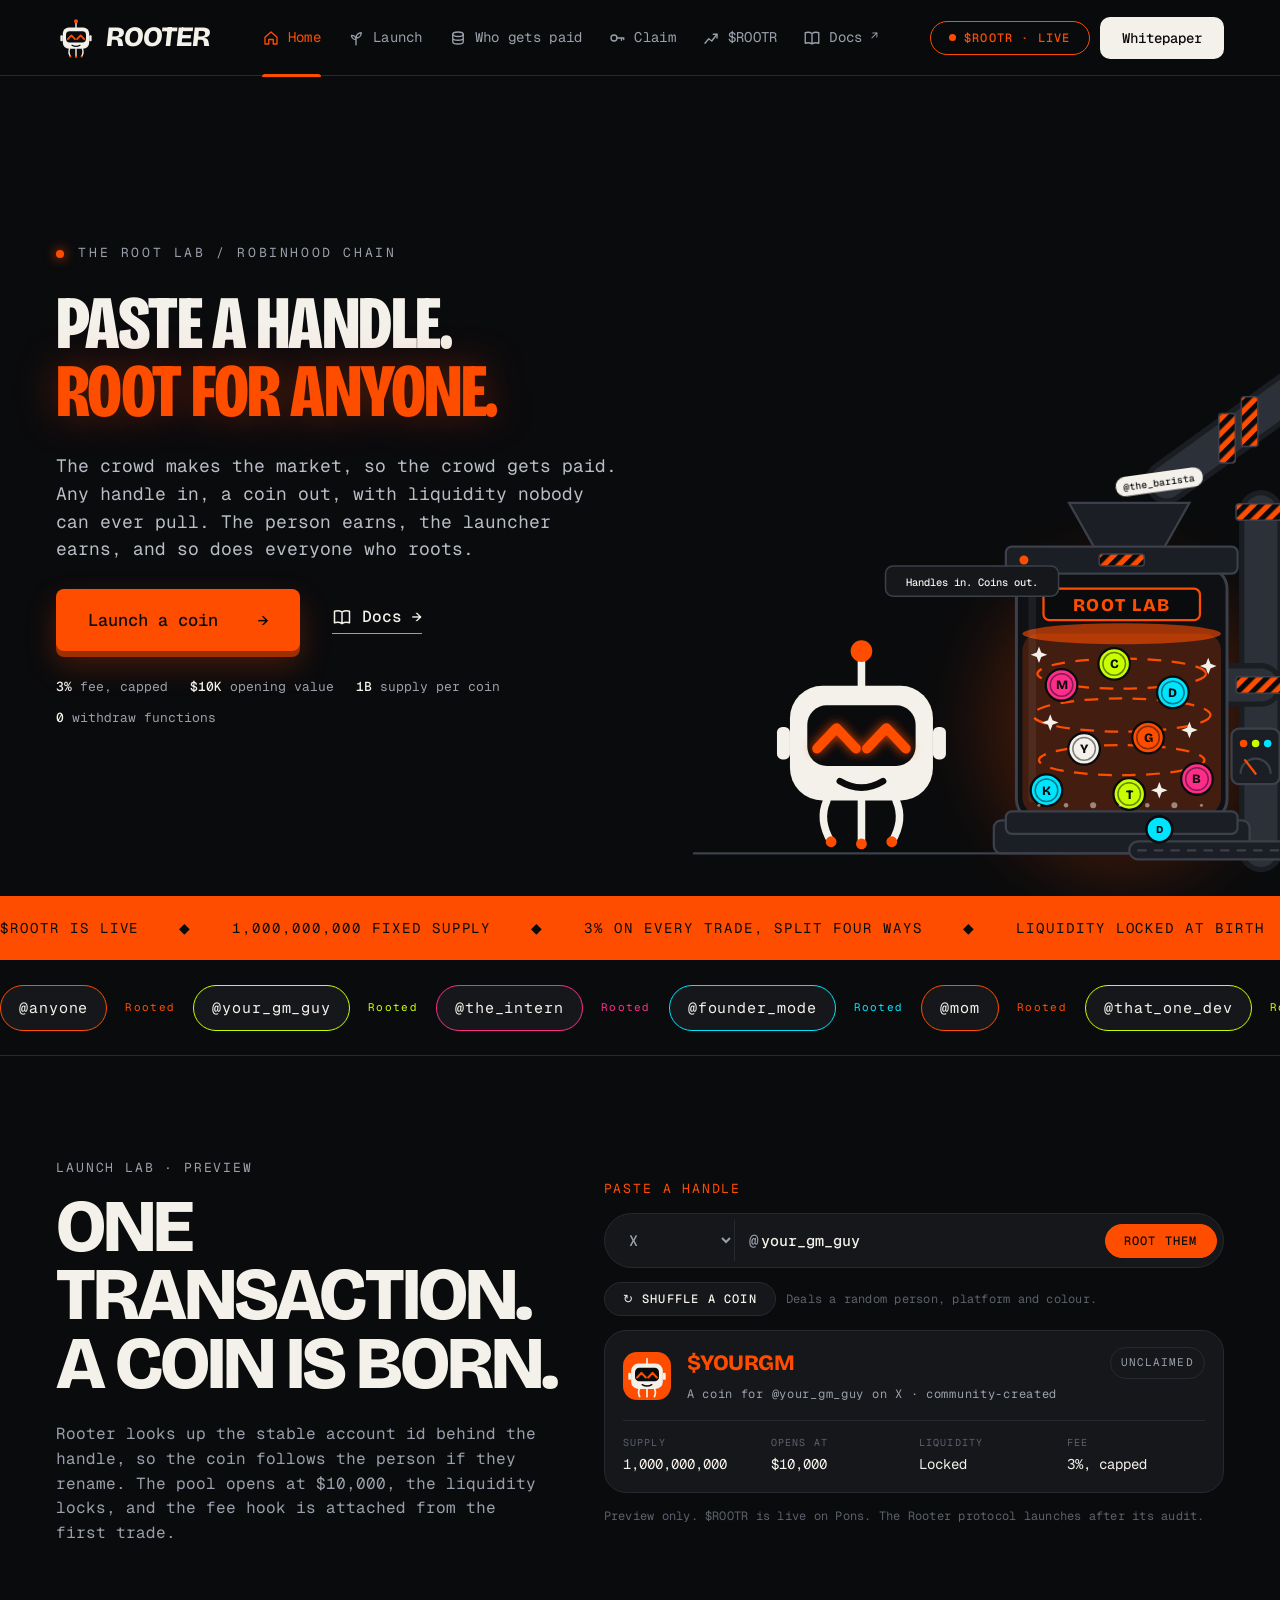
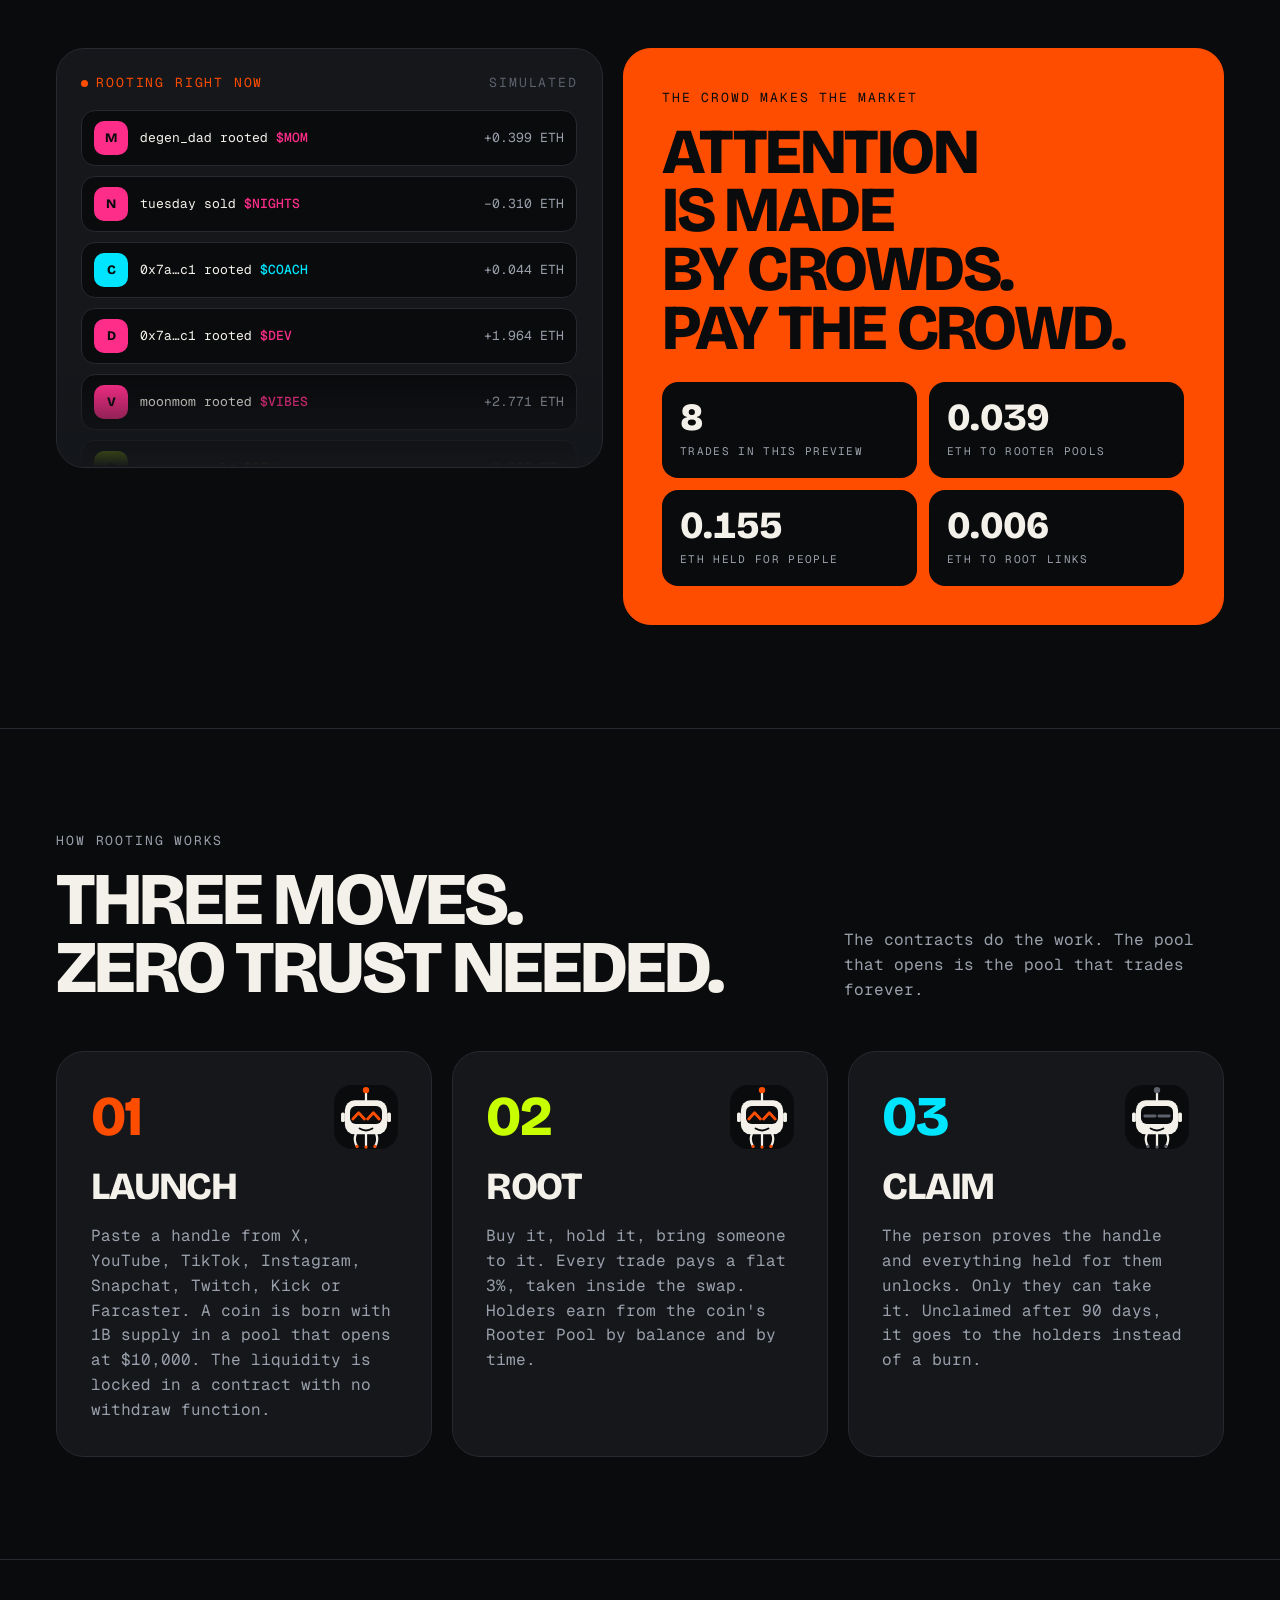
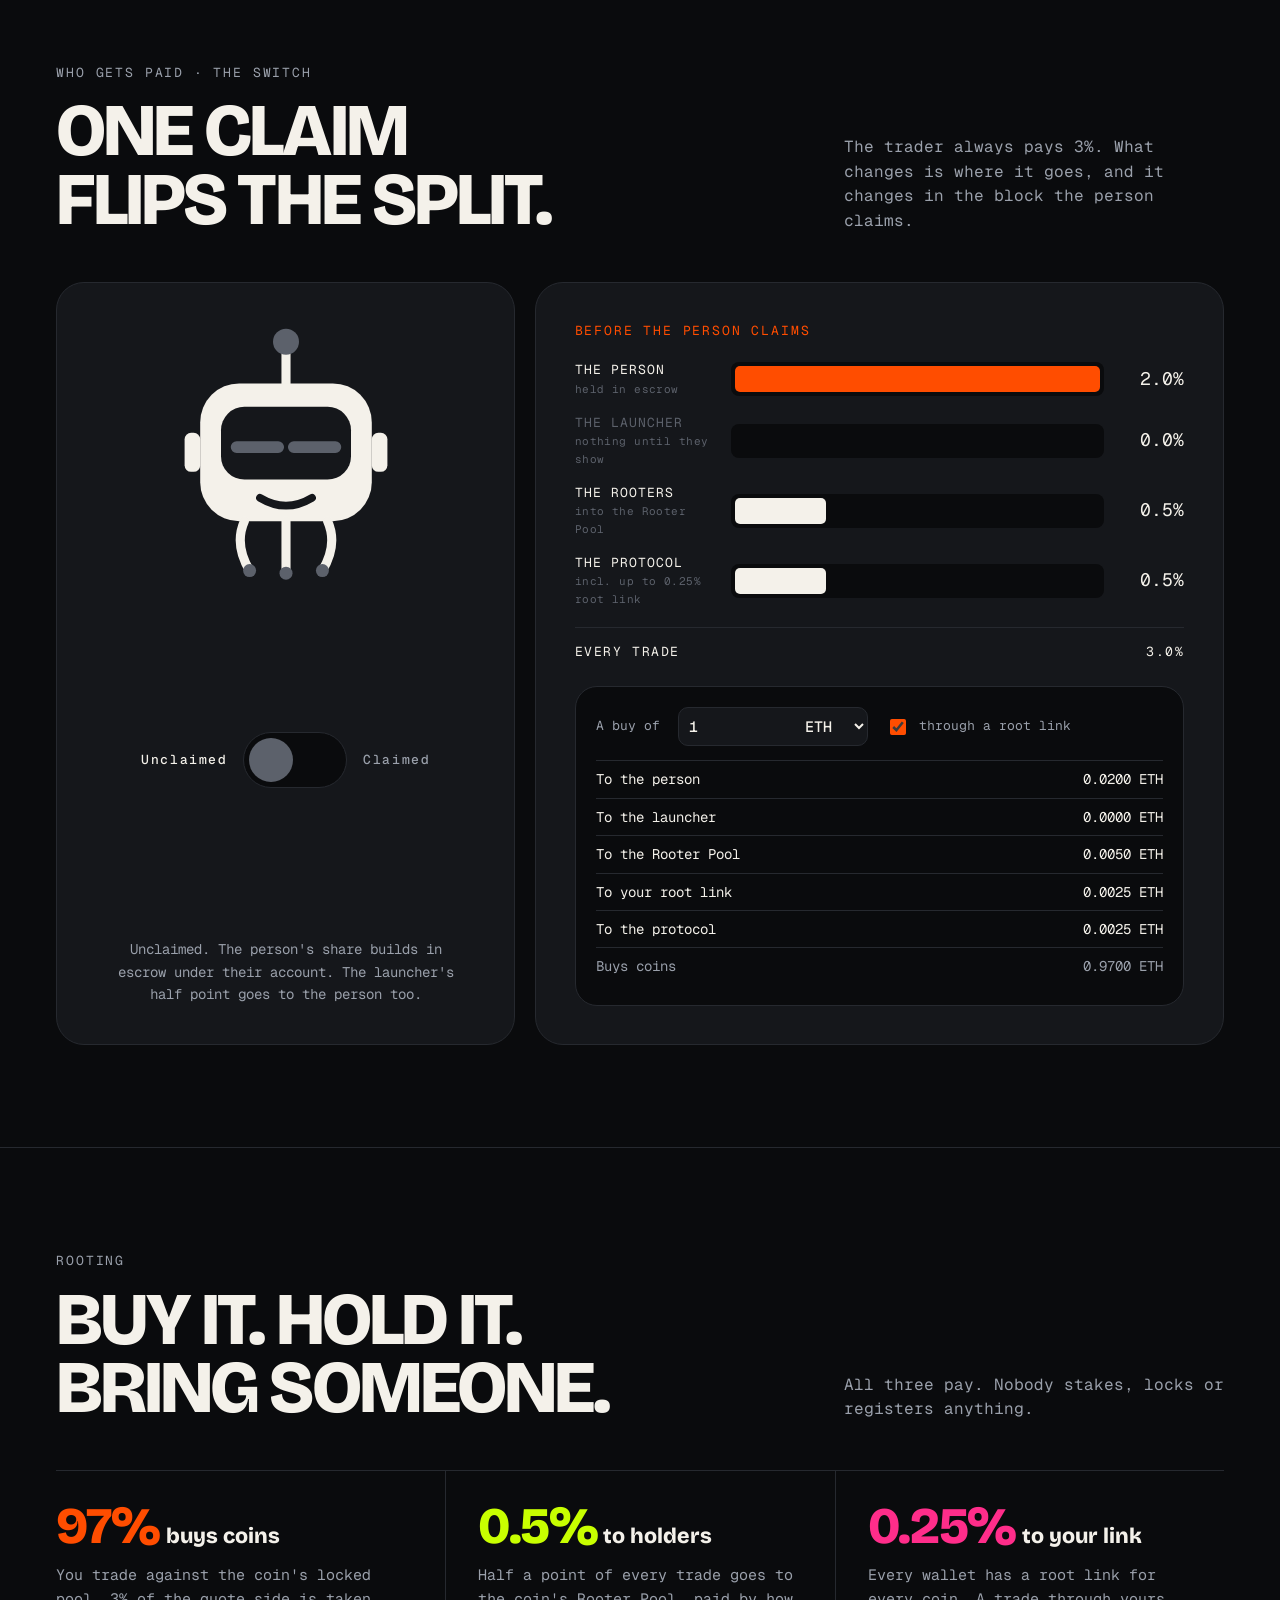
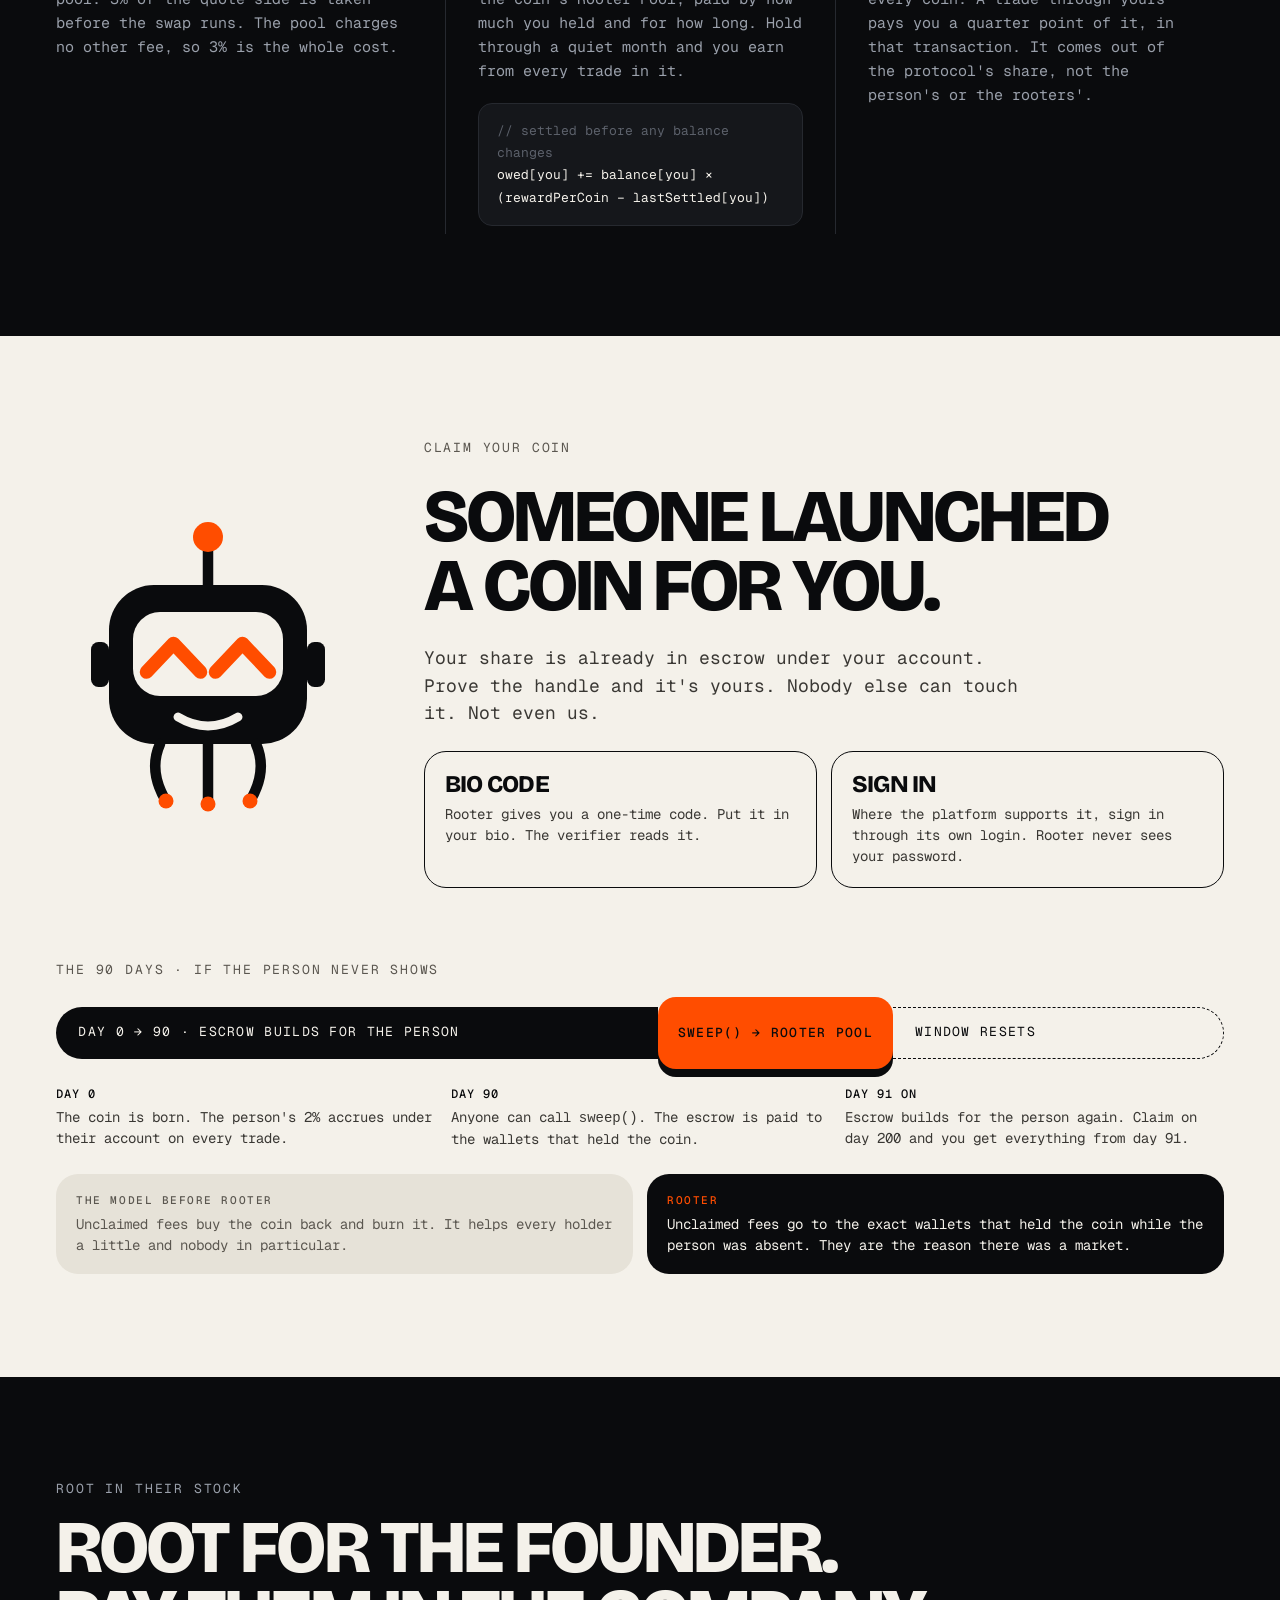
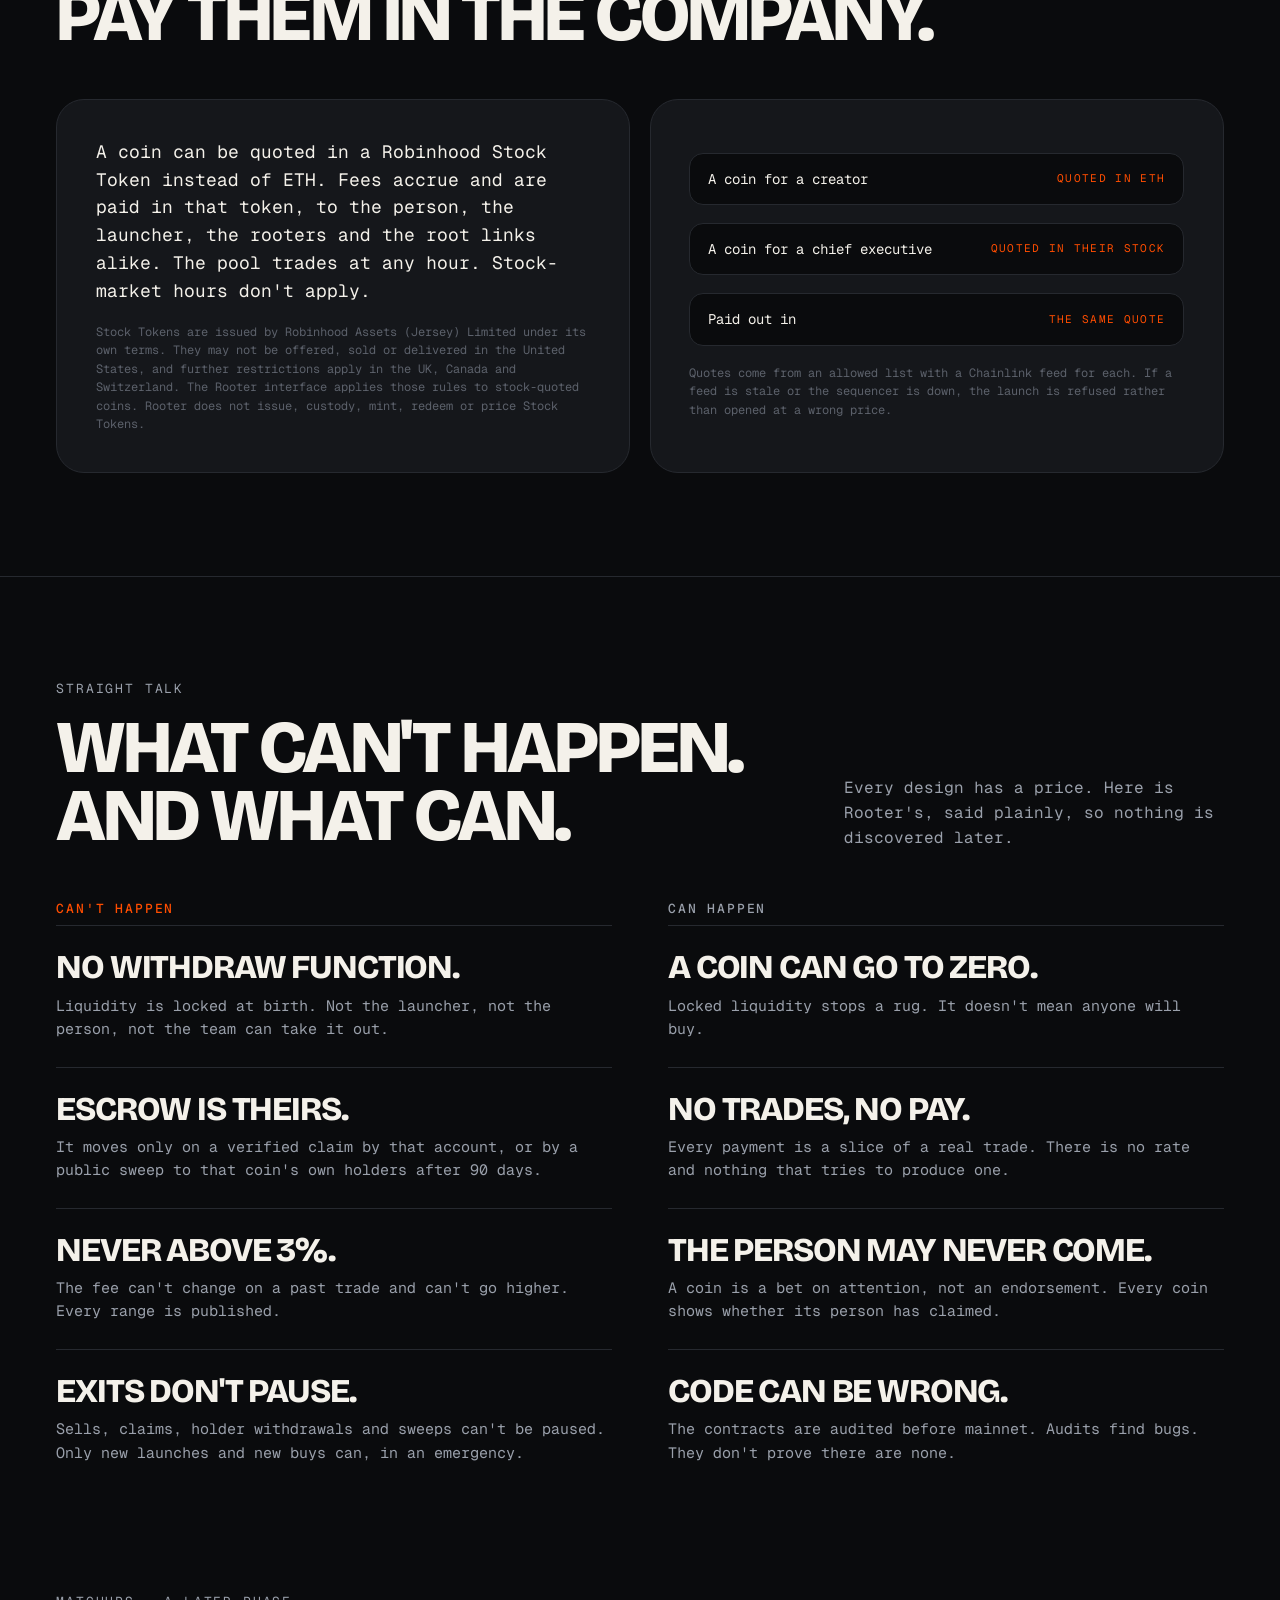
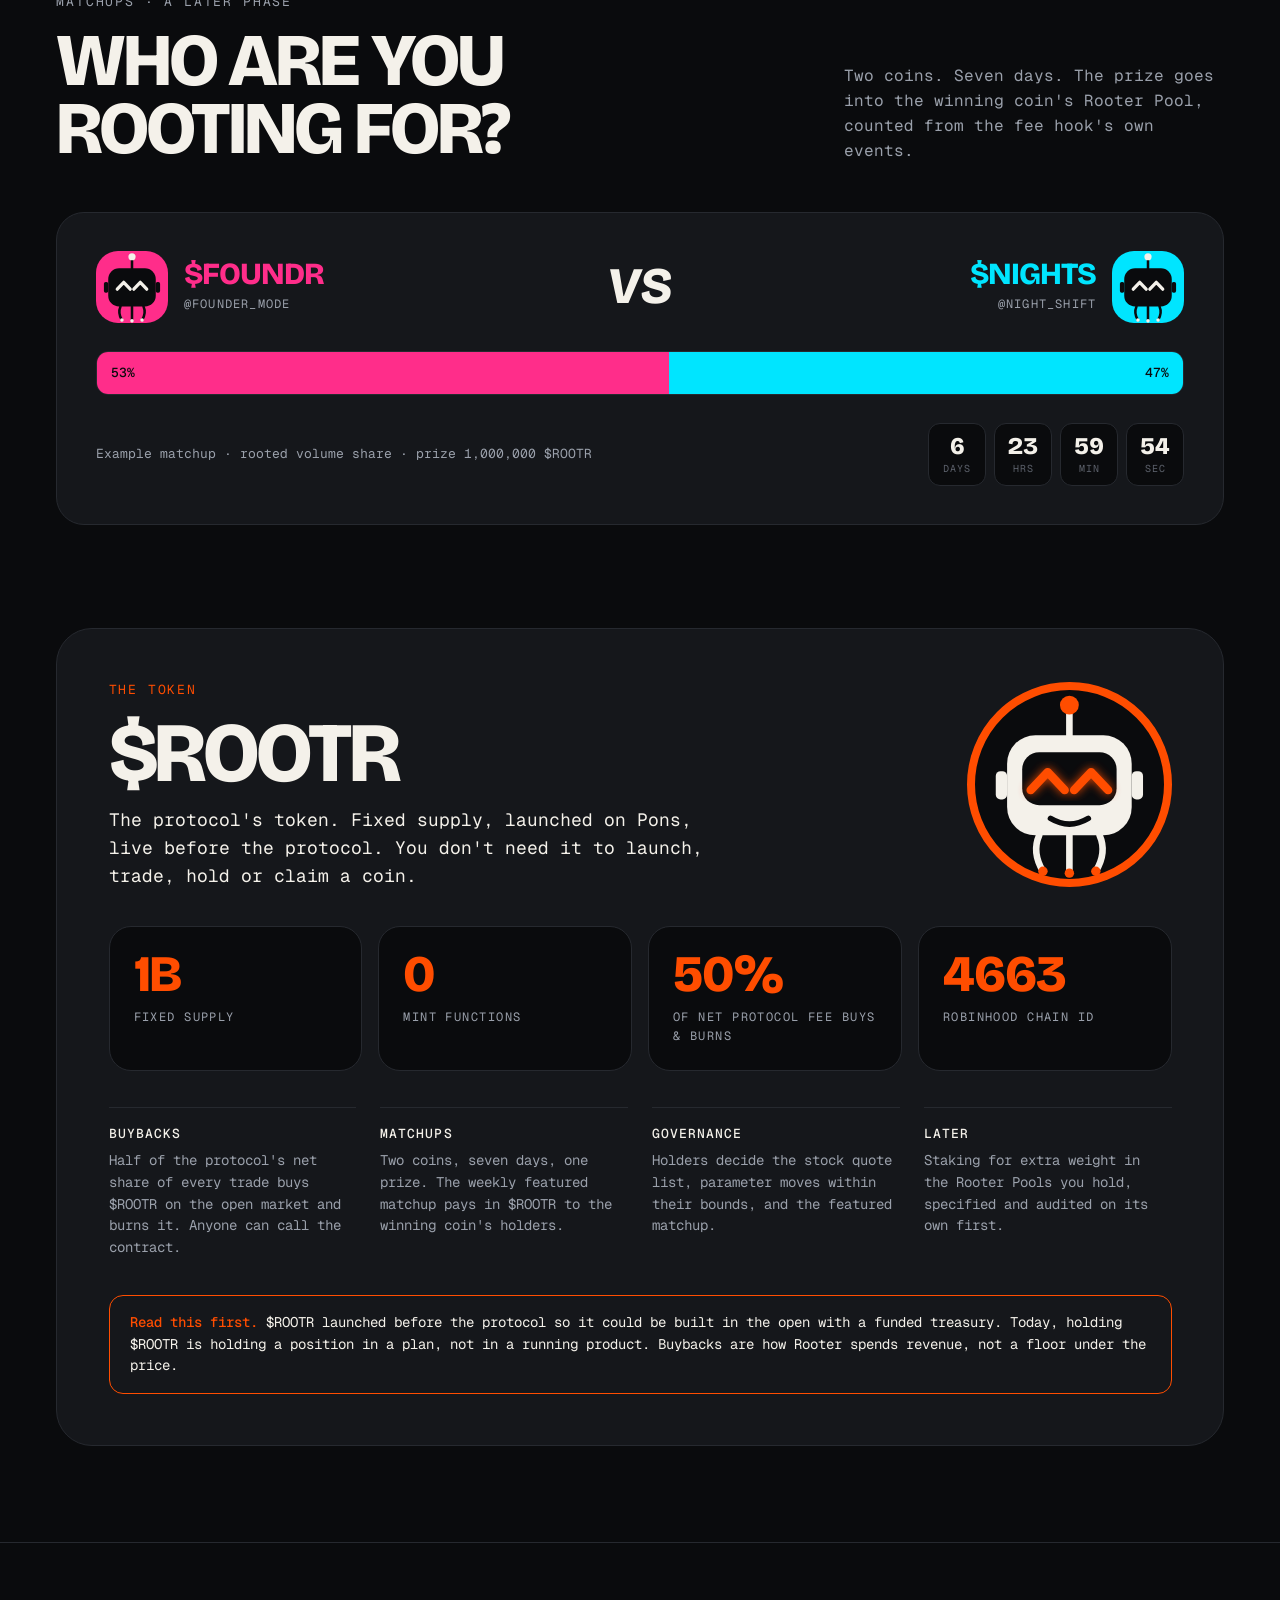
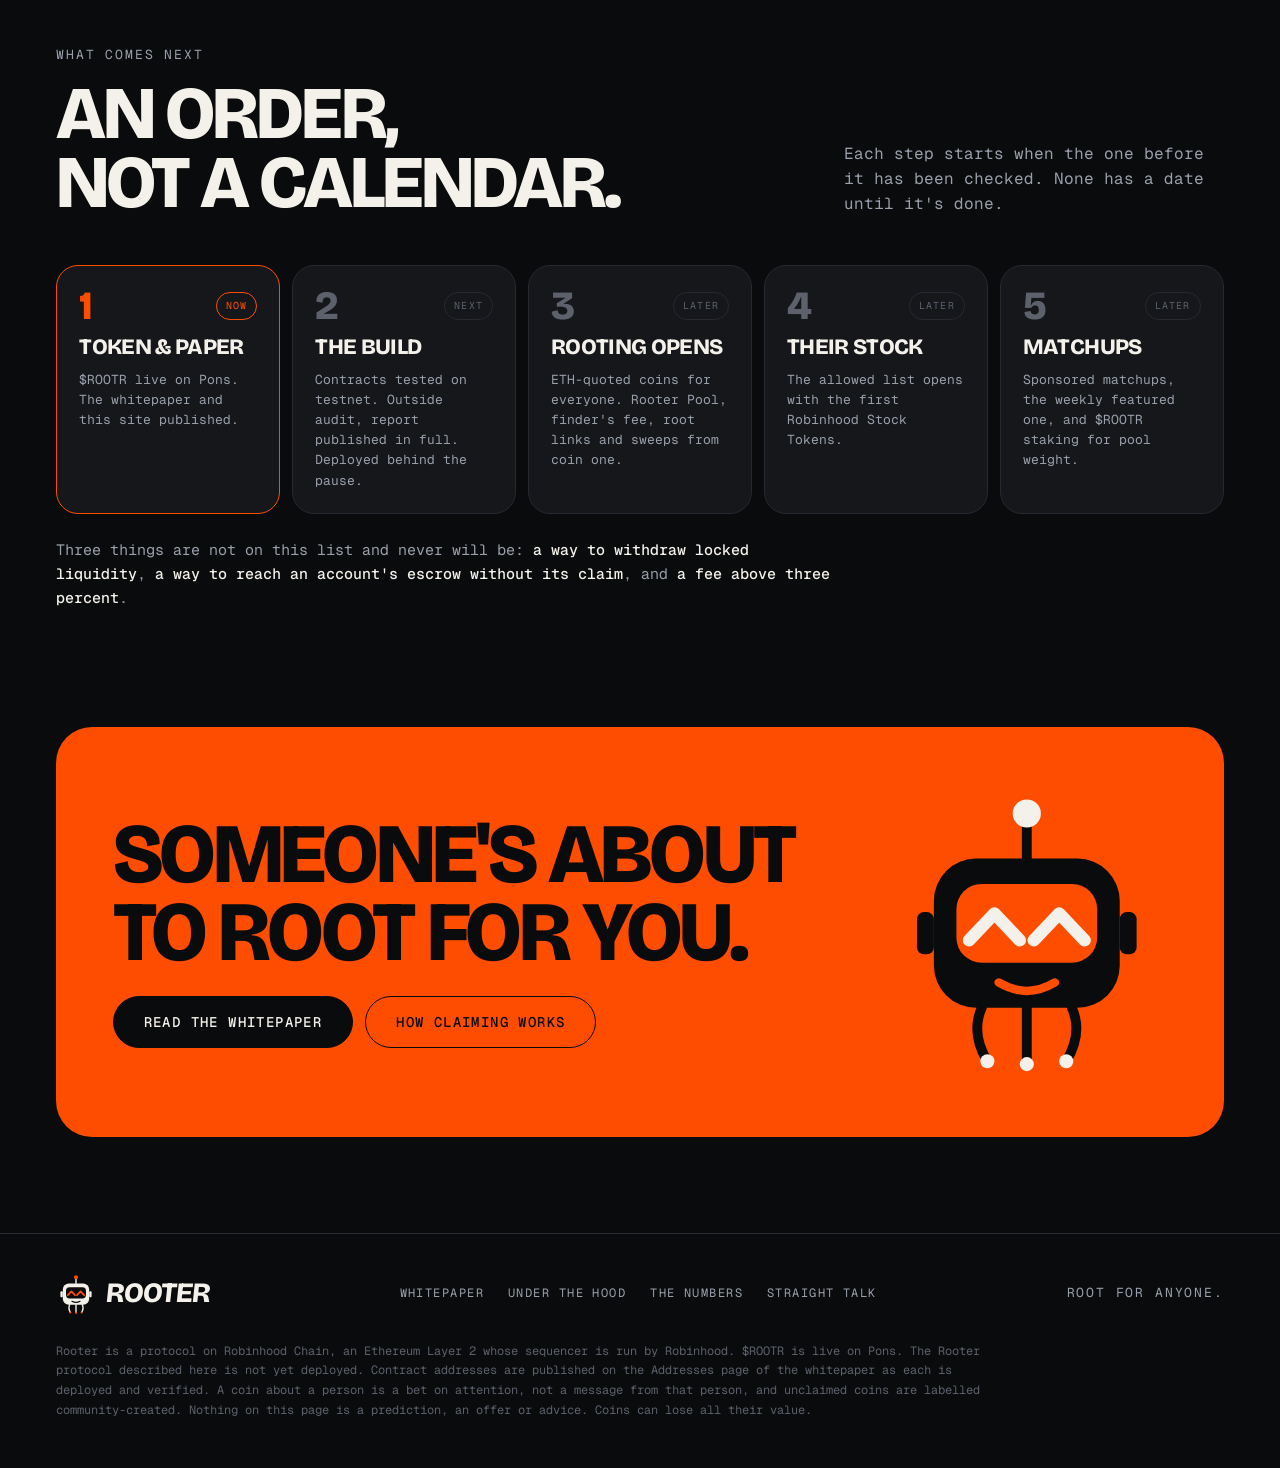
<file: site/index.html>
<!doctype html>
<html lang="en">
<head>
<meta charset="utf-8">
<meta name="viewport" content="width=device-width, initial-scale=1, viewport-fit=cover">
<title>Rooter</title>
<meta name="description" content="Launch a coin for anyone. Root for them. The person gets paid, the launcher gets paid when they show up, and the rooters get paid too. On Robinhood Chain.">
<meta name="theme-color" content="#0A0B0D">
<meta property="og:title" content="Rooter · Root for anyone.">
<meta property="og:description" content="Launch a coin for anyone. Every rooter feeds the next rooter.">
<meta property="og:image" content="assets/og.png">
<meta name="twitter:card" content="summary_large_image">
<link rel="icon" href="assets/logo/favicon.svg" type="image/svg+xml">
<link rel="apple-touch-icon" href="assets/logo/app-icon-rally.png">
<link rel="preconnect" href="https://fonts.googleapis.com">
<link rel="preconnect" href="https://fonts.gstatic.com" crossorigin>
<link rel="stylesheet" href="https://fonts.googleapis.com/css2?family=Bricolage+Grotesque:opsz,wdth,wght@12..96,75..100,700..800&family=Geist+Mono:wght@400;500&display=swap">
<style>
/* Layout: one dark stage with a dotted grid, broken by two loud bands (rally, bone).
   The claim switch is the page's one moving idea; everything else stays still. */
:root{
  --void:#0A0B0D; --panel:#15171B; --line:#26292F; --dot:#2A2D33;
  --bone:#F4F1EA; --mute:#9AA0AB; --dim:#5C616B;
  /* The accent. Change these four together; everything on the page follows. */
  --rally:#FF4D00; --rally-rgb:255 77 0; --rally-deep:#9E2F00; --rally-ink:#0A0B0D;
  /* The crowd: coins and people get one of these three. Never the brand itself. */
  --crowd-a:#C8FF00; --crowd-b:#FF2D8A; --crowd-c:#00E5FF;
  --display:'Bricolage Grotesque', Impact, 'Arial Black', sans-serif;
  --mono:'Geist Mono', ui-monospace, 'SFMono-Regular', Menlo, monospace;
  --gutter:clamp(16px, 4.4vw, 64px);
  --r-lg:28px; --r-md:22px; --r-sm:14px;
  color-scheme:dark;
}
*{box-sizing:border-box}
html{scroll-behavior:smooth;background:var(--void)}
body{margin:0;background:var(--void);color:var(--bone);font:400 16px/1.6 var(--mono);-webkit-font-smoothing:antialiased;overflow-x:hidden}
a{color:inherit}
img,svg{max-width:100%}
::selection{background:var(--rally);color:var(--rally-ink)}
:focus-visible{outline:2px solid var(--rally);outline-offset:3px;border-radius:6px}

.wrap{padding-inline:var(--gutter)}
.dots{background-image:radial-gradient(var(--dot) 1.4px, transparent 1.6px);background-size:24px 24px}
.eyebrow{font-size:13px;letter-spacing:.14em;text-transform:uppercase;color:var(--mute)}
.eyebrow.hot{color:var(--rally)}
.display{font-family:var(--display);font-weight:800;text-transform:uppercase;letter-spacing:-.04em;line-height:.92;margin:0;text-wrap:balance}
.h1{font-size:clamp(64px, 10.3vw, 148px)}
.h2{font-size:clamp(44px, 5.8vw, 84px)}
.h3{font-size:clamp(30px, 3vw, 44px)}
.lede{font-size:clamp(16px, 1.4vw, 20px);line-height:1.55;max-width:34em;margin:0}
.muted{color:var(--mute)}
.num{font-variant-numeric:tabular-nums}
.wordmark{font-family:var(--display);font-weight:800;text-transform:uppercase;letter-spacing:-.045em;line-height:.9;display:inline-block;transform:skewX(-6deg)}

.pill{display:inline-flex;align-items:center;gap:8px;padding:10px 18px;border-radius:999px;font:500 12px/1 var(--mono);letter-spacing:.1em;text-transform:uppercase;white-space:nowrap;text-decoration:none;border:1px solid var(--line);color:var(--bone);background:none}
.pill.hot{border-color:var(--rally);color:var(--rally)}
.pill.solid{background:var(--rally);border-color:var(--rally);color:var(--rally-ink)}
.pill.bone{background:var(--bone);border-color:var(--bone);color:var(--void)}
.pill.ink{background:var(--void);border-color:var(--void);color:var(--bone)}
.pill.big{padding:18px 30px;font-size:14px}
a.pill{transition:transform .15s ease, background-color .15s ease}
a.pill:hover{transform:translateY(-2px)}
.live-dot{width:7px;height:7px;border-radius:50%;background:currentColor;box-shadow:0 0 0 0 currentColor;animation:ping 2s infinite}
@keyframes ping{0%{box-shadow:0 0 0 0 rgb(var(--rally-rgb) / .6)}80%,100%{box-shadow:0 0 0 8px rgb(var(--rally-rgb) / 0)}}

.section{padding-block:clamp(64px, 8vw, 112px);border-top:1px solid var(--line)}
.section-head{display:flex;justify-content:space-between;align-items:flex-end;gap:24px 40px;flex-wrap:wrap;margin-bottom:clamp(28px, 4vw, 48px)}
.section-head > div{display:flex;flex-direction:column;gap:14px;min-width:0}
.section-head .aside{max-width:380px;font-size:16px;line-height:1.55;color:var(--mute);margin:0}
.card{background:var(--panel);border:1px solid var(--line);border-radius:var(--r-lg)}

/* Nav */
.nav{position:sticky;top:env(safe-area-inset-top, 0px);z-index:20;height:76px;display:flex;align-items:center;justify-content:space-between;gap:24px;border-bottom:1px solid var(--line);background:rgba(10,11,13,.86);backdrop-filter:blur(12px);-webkit-backdrop-filter:blur(12px)}
.brand{display:flex;align-items:center;gap:10px;text-decoration:none}
.brand svg{width:40px;height:40px}
.brand .wordmark{font-size:28px}
.nav-links{display:flex;gap:30px;font-size:12px;letter-spacing:.12em;text-transform:uppercase}
.nav-links a{text-decoration:none;color:var(--bone);transition:color .15s}
.nav-links a:hover{color:var(--rally)}
.nav-links a.docs{color:var(--mute)}
.nav-cta{display:flex;gap:10px;align-items:center}
@media (max-width:1080px){.nav-links{display:none}}
@media (max-width:560px){.nav .pill.hot{display:none}.brand .wordmark{font-size:24px}}

/* Hero */
.hero{display:grid;grid-template-columns:minmax(0,1.15fr) minmax(0,.85fr);align-items:center;gap:40px;padding-block:clamp(40px, 6vw, 80px) clamp(48px, 6vw, 72px)}
.hero-copy{display:flex;flex-direction:column;gap:28px;min-width:0}
@media (max-width:900px){
  .hero{grid-template-columns:1fr}
}

/* Launch preview */
.launch{display:flex;flex-direction:column;gap:14px;max-width:620px}
.launch-row{display:flex;gap:0;border:1px solid var(--line);border-radius:999px;background:var(--panel);padding:6px;align-items:center;transition:border-color .15s}
.launch-row:focus-within{border-color:var(--rally)}
.launch-row select,.launch-row input{background:none;border:0;color:var(--bone);font:500 15px var(--mono);outline:none;min-width:0}
.launch-row select{padding:10px 8px 10px 14px;color:var(--mute);border-right:1px solid var(--line);cursor:pointer;flex:none;max-width:40%}
.launch-row select option{background:var(--panel);color:var(--bone)}
.launch-row .at{padding-left:14px;color:var(--mute)}
.launch-row input{flex:1;padding:10px 6px 10px 2px}
.launch-row .pill{flex:none}
.coin{display:grid;grid-template-columns:auto minmax(0,1fr) auto;gap:6px 16px;align-items:center;padding:16px 18px;border-radius:var(--r-md);background:var(--panel);border:1px solid var(--line)}
.coin .face{width:48px;height:48px;border-radius:14px;background:var(--void);display:grid;place-items:center;grid-row:span 2}
.coin .face svg{width:36px;height:36px}
.coin .name{font-family:var(--display);font-weight:800;font-size:22px;letter-spacing:-.02em;line-height:1.1;overflow-wrap:anywhere}
.coin .meta{font-size:12px;letter-spacing:.06em;color:var(--mute);grid-column:2 / 4}
.coin .state{font-size:11px;letter-spacing:.1em;text-transform:uppercase;padding:6px 10px;border-radius:999px;border:1px solid var(--line);color:var(--mute);white-space:nowrap}
.coin dl{grid-column:1 / -1;display:grid;grid-template-columns:repeat(4, minmax(0,1fr));gap:10px;margin:10px 0 0;padding-top:14px;border-top:1px solid var(--line)}
.coin dt{font-size:10px;letter-spacing:.12em;color:var(--dim);text-transform:uppercase}
.coin dd{margin:2px 0 0;font-size:14px;font-variant-numeric:tabular-nums}
.note{font-size:12px;color:var(--dim);letter-spacing:.02em;margin:0}
@media (max-width:560px){.coin dl{grid-template-columns:repeat(2, minmax(0,1fr))}.launch-row{flex-wrap:wrap;border-radius:22px}.launch-row input{flex:1 1 40%}.launch-row .pill{flex:1 1 100%;justify-content:center;margin-top:6px;padding:14px}.sticker.c{display:none}}

/* Marquees */
.ticker{height:64px;background:var(--rally);color:var(--rally-ink);overflow:hidden;display:flex;align-items:center;font-size:14px;letter-spacing:.14em;text-transform:uppercase}
.track{display:flex;gap:40px;padding-right:40px;white-space:nowrap;flex:none;animation:slide 38s linear infinite}
.handles{height:96px;overflow:hidden;display:flex;align-items:center;border-bottom:1px solid var(--line)}
.handles .track{align-items:center;gap:12px;padding-right:12px;animation-duration:60s;animation-direction:reverse}
.handles .h{font-size:15px;padding:10px 18px;border-radius:999px;background:var(--panel);border:1px solid var(--line);letter-spacing:.06em}
.handles .t{font-size:11px;letter-spacing:.12em;color:var(--rally);padding:0 6px}
@keyframes slide{to{transform:translateX(-100%)}}

/* Three moves */
.moves{display:grid;grid-template-columns:repeat(3, minmax(0,1fr));gap:20px}
.move{padding:clamp(24px, 2.6vw, 36px);display:flex;flex-direction:column;gap:20px;min-width:0}
.move-top{display:flex;justify-content:space-between;align-items:center}
.move .n{font-family:var(--display);font-weight:800;font-size:56px;line-height:.9;color:var(--rally);letter-spacing:-.02em}
.move .ic{width:64px;height:64px;border-radius:18px;background:var(--void);display:grid;place-items:center}
.move .ic svg{width:38px;height:38px}
.move p{margin:0;color:var(--mute);font-size:16px;line-height:1.55}
@media (max-width:900px){.moves{grid-template-columns:1fr}}

/* The switch */
.switchboard{display:grid;grid-template-columns:minmax(0,.8fr) minmax(0,1.2fr);gap:20px}
.sb-left{padding:clamp(24px, 3vw, 40px);display:flex;flex-direction:column;align-items:center;justify-content:space-between;gap:28px;text-align:center}
.sb-left .bot{width:min(260px, 70%)}
.sb-left .caption{font-size:14px;color:var(--mute);max-width:26em;margin:0;min-height:4.6em}
.toggle{appearance:none;border:0;padding:0;cursor:pointer;background:none;display:flex;align-items:center;gap:16px;font:500 13px var(--mono);letter-spacing:.12em;color:var(--mute)}
.toggle .lbl{transition:color .2s}
.toggle[aria-checked="false"] .lbl.off,.toggle[aria-checked="true"] .lbl.on{color:var(--bone)}
.toggle .trk{width:104px;height:56px;border-radius:999px;background:var(--void);border:1px solid var(--line);position:relative;transition:background-color .25s ease, border-color .25s}
.toggle .knob{position:absolute;top:5px;left:5px;width:44px;height:44px;border-radius:50%;background:var(--dim);transition:transform .35s cubic-bezier(.3,1.5,.5,1), background-color .25s}
.toggle[aria-checked="true"] .trk{background:var(--rally);border-color:var(--rally)}
.toggle[aria-checked="true"] .knob{transform:translateX(48px);background:var(--bone)}
.sb-right{padding:clamp(24px, 3vw, 40px);display:flex;flex-direction:column;gap:18px;min-width:0}
.bars{display:flex;flex-direction:column;gap:14px}
.bar{display:grid;grid-template-columns:140px minmax(0,1fr) 64px;align-items:center;gap:16px}
.bar .who{font-size:13px;letter-spacing:.08em;text-transform:uppercase}
.bar .who small{display:block;font-size:11px;letter-spacing:.04em;color:var(--dim);text-transform:none}
.bar .rail{height:34px;border-radius:8px;background:var(--void);padding:4px}
.bar .fill{height:100%;border-radius:5px;background:var(--bone);width:0;transition:width .6s cubic-bezier(.2,.8,.2,1)}
.bar.person .fill{background:var(--rally)}
.bar .pct{text-align:right;font-size:18px;font-variant-numeric:tabular-nums}
.bar.zero .who{color:var(--dim)}
.total{display:flex;justify-content:space-between;padding-top:14px;border-top:1px solid var(--line);font-size:13px;letter-spacing:.12em;text-transform:uppercase}
.calc{margin-top:6px;padding:20px;border-radius:var(--r-md);background:var(--void);border:1px solid var(--line);display:flex;flex-direction:column;gap:14px}
.calc-in{display:flex;flex-wrap:wrap;align-items:center;gap:10px 18px;font-size:13px;color:var(--mute)}
.calc-in label{display:flex;align-items:center;gap:10px}
.field{display:flex;align-items:center;border:1px solid var(--line);border-radius:10px;background:var(--panel);transition:border-color .15s}
.field:focus-within{border-color:var(--rally)}
.field input,.field select{background:none;border:0;color:var(--bone);font:500 15px var(--mono);padding:8px 10px;outline:none;width:7.5em}
.field select{width:auto;cursor:pointer}
.field select option{background:var(--panel)}
.check{cursor:pointer}
.check input{accent-color:var(--rally);width:16px;height:16px}
.calc table{width:100%;border-collapse:collapse;font-size:14px;font-variant-numeric:tabular-nums}
.calc td{padding:7px 0;border-top:1px solid var(--line)}
.calc td:last-child{text-align:right;white-space:nowrap}
.calc tr.sum td{color:var(--mute)}
@media (max-width:960px){.switchboard{grid-template-columns:1fr}}
@media (max-width:520px){.bar{grid-template-columns:92px minmax(0,1fr) 52px;gap:10px}.bar .who small{display:none}}

/* Bot states */
.rb .eyes-asleep{opacity:0;transition:opacity .25s}
.rb .eyes-awake{transition:opacity .25s}
.rb.asleep .eyes-awake{opacity:0}
.rb.asleep .eyes-asleep{opacity:1}
.rb .tip{transition:fill .25s}
.rb.asleep .tip{fill:var(--dim)}
.rb .look{transition:transform .25s ease-out}
.rb .blink{transform-box:fill-box;transform-origin:center;animation:blink 5.5s infinite}
@keyframes blink{0%,92%,100%{transform:scaleY(1)}95%{transform:scaleY(.1)}}
.rb .bob{animation:bob 3.2s ease-in-out infinite}
@keyframes bob{50%{transform:translateY(-4px)}}

/* Rooting */
.three{display:grid;grid-template-columns:repeat(3, minmax(0,1fr));border-top:1px solid var(--line)}
.three > div{padding:32px 32px 8px 0;display:flex;flex-direction:column;gap:14px;min-width:0}
.three > div + div{padding-left:32px;border-left:1px solid var(--line)}
.three .k{font-family:var(--display);font-weight:800;font-size:clamp(40px, 4vw, 56px);line-height:.9;letter-spacing:-.03em;color:var(--rally)}
.three .k small{font-size:.42em;letter-spacing:0;color:var(--bone);margin-left:6px}
.three p{margin:0;color:var(--mute);font-size:15px;line-height:1.6}
pre.code{white-space:pre-wrap;overflow-wrap:anywhere;margin:6px 0 0;padding:16px 18px;border-radius:var(--r-sm);background:var(--panel);border:1px solid var(--line);font:400 13px/1.7 var(--mono);color:var(--bone);overflow-x:auto}
pre.code .c{color:var(--dim)}
@media (max-width:900px){.three{grid-template-columns:1fr}.three > div,.three > div + div{padding:28px 0;border-left:0}.three > div + div{border-top:1px solid var(--line)}}

/* Claim (bone) */
.claim{background:var(--bone);color:var(--void);padding-block:clamp(64px, 8vw, 112px)}
.claim .eyebrow{color:#5B5750}
.claim-grid{display:grid;grid-template-columns:minmax(0,.55fr) minmax(0,1.45fr);gap:clamp(24px, 5vw, 72px);align-items:center}
.claim-grid .bot{width:100%;max-width:300px;justify-self:center}
.claim-copy{display:flex;flex-direction:column;gap:24px;min-width:0}
.claim-copy .lede{color:#3A3834}
.proofs{display:grid;grid-template-columns:repeat(2, minmax(0,1fr));gap:14px}
.proof{padding:20px;border-radius:var(--r-md);border:1.5px solid var(--void);display:flex;flex-direction:column;gap:8px}
.proof b{font-family:var(--display);font-weight:800;font-size:24px;text-transform:uppercase;letter-spacing:-.03em;line-height:1}
.proof span{font-size:14px;line-height:1.5;color:#3A3834}
.window{margin-top:clamp(40px, 6vw, 72px);display:flex;flex-direction:column;gap:16px}
.window-track{position:relative;display:grid;grid-template-columns:minmax(0,1fr) auto minmax(0,.55fr);align-items:center;gap:0}
.seg{height:52px;border-radius:999px 0 0 999px;background:var(--void);color:var(--bone);display:flex;align-items:center;padding:0 22px;font-size:13px;letter-spacing:.1em;text-transform:uppercase;overflow:hidden;white-space:nowrap}
.seg.after{border-radius:0 999px 999px 0;background:transparent;color:var(--void);border:1.5px dashed var(--void);border-left:0}
.sweep{height:72px;padding:0 20px;display:flex;align-items:center;gap:10px;background:var(--rally);color:var(--rally-ink);border-radius:18px;font:500 13px var(--mono);letter-spacing:.1em;text-transform:uppercase;white-space:nowrap;box-shadow:0 8px 0 var(--void)}
.window-labels{display:grid;grid-template-columns:repeat(3, minmax(0,1fr));gap:16px;font-size:14px;line-height:1.5;color:#3A3834}
.window-labels b{display:block;color:var(--void);font-weight:500;letter-spacing:.08em;text-transform:uppercase;font-size:12px;margin-bottom:4px}
.vs{display:grid;grid-template-columns:repeat(2, minmax(0,1fr));gap:14px;margin-top:8px}
.vs > div{padding:18px 20px;border-radius:var(--r-md);font-size:14px;line-height:1.5}
.vs .them{background:#E6E2D8;color:#5B5750}
.vs .us{background:var(--void);color:var(--bone)}
.vs b{display:block;font-size:11px;letter-spacing:.14em;text-transform:uppercase;margin-bottom:6px;font-weight:500}
.vs .us b{color:var(--rally)}
@media (max-width:900px){.claim-grid{grid-template-columns:1fr}.claim-grid .bot{max-width:200px}}
@media (max-width:640px){
  .proofs,.vs,.window-labels{grid-template-columns:1fr}
  .window-track{grid-template-columns:1fr}
  .seg,.seg.after{border-radius:22px;border:1.5px dashed var(--void);white-space:normal;height:auto;min-height:52px;padding:14px 20px;line-height:1.4}
  .seg:not(.after){border-style:solid}
  .sweep{justify-self:start;margin-block:10px}
}

/* Stock */
.stock{display:grid;grid-template-columns:minmax(0,1fr) minmax(0,1fr);gap:20px;align-items:stretch}
.stock .card{padding:clamp(24px, 3vw, 40px);display:flex;flex-direction:column;gap:18px}
.quote-demo{display:flex;flex-direction:column;gap:12px;justify-content:center}
.qrow{display:flex;align-items:center;justify-content:space-between;gap:12px;padding:14px 18px;border-radius:var(--r-sm);background:var(--void);border:1px solid var(--line);font-size:14px}
.qrow .tag{font-size:11px;letter-spacing:.12em;color:var(--rally);text-transform:uppercase}
.fine{font-size:12px;line-height:1.55;color:var(--dim);margin:0}
@media (max-width:900px){.stock{grid-template-columns:1fr}}

/* Straight talk */
.talk-cols{display:grid;grid-template-columns:repeat(2, minmax(0,1fr));gap:0 56px}
.talk-cols h3{font-size:13px;letter-spacing:.14em;text-transform:uppercase;font-weight:500;margin:0 0 6px}
.talk-cols .cant h3{color:var(--rally)}
.talk-cols .can h3{color:var(--mute)}
.row{display:flex;flex-direction:column;gap:10px;padding:26px 0;border-top:1px solid var(--line)}
.row b{font-family:var(--display);font-weight:800;text-transform:uppercase;letter-spacing:-.035em;line-height:.95;font-size:clamp(26px, 2.6vw, 36px)}
.row span{font-size:15px;line-height:1.55;color:var(--mute)}
@media (max-width:900px){.talk-cols{grid-template-columns:1fr}.talk-cols .can{margin-top:40px}}

/* Token */
.token{padding:clamp(28px, 4vw, 56px);border-radius:36px;display:flex;flex-direction:column;gap:36px}
.token-head{display:flex;justify-content:space-between;align-items:center;gap:32px}
.token-head > div{display:flex;flex-direction:column;gap:14px;min-width:0}
.coin-medal{width:clamp(140px, 16vw, 220px);aspect-ratio:1;border-radius:50%;background:var(--void);border:8px solid var(--rally);display:grid;place-items:center;flex:none}
.coin-medal svg{width:64%}
.stats{display:grid;grid-template-columns:repeat(4, minmax(0,1fr));gap:16px}
.stat{padding:24px;border-radius:var(--r-md);background:var(--void);border:1px solid var(--line);display:flex;flex-direction:column;gap:10px;min-width:0}
.stat b{font-family:var(--display);font-weight:800;font-size:clamp(40px, 4vw, 56px);line-height:.92;letter-spacing:-.02em;color:var(--rally)}
.stat span{font-size:12px;letter-spacing:.12em;color:var(--mute);text-transform:uppercase}
.uses{display:grid;grid-template-columns:repeat(4, minmax(0,1fr));gap:0 24px}
.uses div{padding-top:16px;border-top:1px solid var(--line);font-size:14px;line-height:1.55;color:var(--mute)}
.uses b{display:block;color:var(--bone);font-weight:500;letter-spacing:.08em;text-transform:uppercase;font-size:13px;margin-bottom:6px}
.warn{padding:16px 20px;border-radius:var(--r-sm);border:1px solid var(--rally);color:var(--bone);font-size:14px;line-height:1.55}
.warn b{color:var(--rally);font-weight:500}
@media (max-width:900px){.stats,.uses{grid-template-columns:repeat(2, minmax(0,1fr))}.uses{gap:20px 24px}.token-head{flex-direction:column-reverse;align-items:flex-start}}

/* Order of things */
.steps{list-style:none;margin:0;padding:0;display:grid;grid-template-columns:repeat(5, minmax(0,1fr));gap:12px}
.steps li{padding:22px;border-radius:var(--r-md);background:var(--panel);border:1px solid var(--line);display:flex;flex-direction:column;gap:12px;min-width:0}
.steps .top{display:flex;justify-content:space-between;align-items:center;gap:8px}
.steps .n{font-family:var(--display);font-weight:800;font-size:40px;line-height:.9;color:var(--dim)}
.steps .s{font-size:10px;letter-spacing:.12em;text-transform:uppercase;padding:5px 9px;border-radius:999px;border:1px solid var(--line);color:var(--dim);white-space:nowrap}
.steps li.now{border-color:var(--rally)}
.steps li.now .n{color:var(--rally)}
.steps li.now .s{border-color:var(--rally);color:var(--rally)}
.steps b{font-family:var(--display);font-weight:800;text-transform:uppercase;letter-spacing:-.03em;font-size:22px;line-height:1}
.steps p{margin:0;font-size:13px;line-height:1.55;color:var(--mute)}
.never{margin-top:24px;font-size:15px;color:var(--mute);max-width:52em}
.never b{color:var(--bone);font-weight:500}
@media (max-width:1100px){.steps{grid-template-columns:repeat(2, minmax(0,1fr))}.steps li:last-child{grid-column:1 / -1}}
@media (max-width:560px){.steps{grid-template-columns:1fr}}

/* CTA + footer */
.cta{margin-bottom:clamp(64px, 8vw, 96px);padding:clamp(36px, 5vw, 72px) clamp(24px, 4.4vw, 64px);border-radius:36px;background:var(--rally);color:var(--rally-ink);display:flex;align-items:center;justify-content:space-between;gap:32px;overflow:hidden}
.cta > div{display:flex;flex-direction:column;gap:24px;min-width:0}
.cta .btns{display:flex;gap:12px;flex-wrap:wrap}
.cta .pill.line{border-color:var(--void);color:var(--void)}
.cta .bot{width:clamp(160px, 22vw, 300px);flex:none}
@media (max-width:760px){.cta{flex-direction:column;align-items:flex-start}.cta .bot{align-self:flex-end;width:160px;margin-top:-20px}}
footer{border-top:1px solid var(--line);padding-block:40px 48px;display:flex;flex-direction:column;gap:28px}
.foot{display:flex;justify-content:space-between;align-items:center;gap:24px;flex-wrap:wrap}
.foot-links{display:flex;gap:24px;flex-wrap:wrap;font-size:12px;letter-spacing:.12em;text-transform:uppercase}
.foot-links a{color:var(--mute);text-decoration:none}
.foot-links a:hover{color:var(--rally)}
.legal{font-size:12px;line-height:1.65;color:var(--dim);max-width:78em;margin:0}

/* Shuffle-style hero: copy left, an illustrated machine right */
.nav-links{gap:26px}
.nav-links a{display:inline-flex;align-items:center;gap:8px;height:76px;position:relative;text-transform:none;letter-spacing:.02em;font-size:14px;color:var(--mute)}
.nav-links a svg{width:18px;height:18px;fill:none;stroke:currentColor;stroke-width:1.8;stroke-linecap:round;stroke-linejoin:round}
.nav-links a.active{color:var(--rally)}
.nav-links a.active::after{content:'';position:absolute;left:0;right:0;bottom:-1px;height:3px;background:var(--rally);border-radius:3px 3px 0 0}
.nav-links a:hover{color:var(--bone)}
.nav-links .ext{font-size:12px}
.btn-white{display:inline-flex;align-items:center;padding:12px 22px;border-radius:10px;background:var(--bone);color:var(--void);font:500 14px var(--mono);text-decoration:none;white-space:nowrap;transition:transform .15s}
.btn-white:hover{transform:translateY(-2px)}
.hero{position:relative;overflow:hidden;grid-template-columns:minmax(0,1fr) minmax(0,1fr);gap:24px;padding-block:clamp(32px,4vw,56px) 0;align-items:center;min-height:min(820px, calc(100svh - 76px))}
.hero::before{content:'';position:absolute;inset:0;z-index:-1;background:
  radial-gradient(40% 50% at 72% 55%, rgb(var(--rally-rgb) / .22), transparent 70%),
  radial-gradient(30% 40% at 10% 10%, rgba(0,229,255,.06), transparent 70%),
  repeating-linear-gradient(90deg, transparent 0 140px, rgba(255,255,255,.018) 140px 146px),
  linear-gradient(180deg, #0C0E12, var(--void));}
.hero::after{content:'';position:absolute;inset:0;z-index:-1;background-image:radial-gradient(var(--dot) 1.2px, transparent 1.4px);background-size:24px 24px;mask-image:linear-gradient(90deg,#000 30%,transparent 70%);-webkit-mask-image:linear-gradient(90deg,#000 30%,transparent 70%)}
.hero-copy{gap:26px;padding-bottom:clamp(32px,4vw,56px)}
.kicker{display:inline-flex;align-items:center;gap:14px;font-size:13px;letter-spacing:.2em;text-transform:uppercase;color:var(--mute)}
.kdot{width:8px;height:8px;border-radius:50%;background:var(--rally);box-shadow:0 0 12px var(--rally)}
.hero-h{font-size:clamp(52px, 5.9vw, 86px);font-stretch:75%;letter-spacing:-.02em;line-height:.9}
.hero-h .accent{color:var(--rally);text-shadow:0 0 40px rgb(var(--rally-rgb) / .35)}
.muted-2{color:#B9BDC6}
.hero-ctas{display:flex;align-items:center;gap:32px;flex-wrap:wrap}
.btn-chunky{display:inline-flex;align-items:center;gap:40px;padding:20px 32px;border-radius:8px;background:var(--rally);color:var(--void);font:500 17px var(--mono);text-decoration:none;box-shadow:0 6px 0 var(--rally-deep), 0 14px 30px rgb(var(--rally-rgb) / .25);transition:transform .12s, box-shadow .12s}
.btn-chunky:hover{transform:translateY(-2px);box-shadow:0 8px 0 var(--rally-deep), 0 18px 36px rgb(var(--rally-rgb) / .35)}
.btn-chunky:active{transform:translateY(5px);box-shadow:0 1px 0 var(--rally-deep)}
.btn-chunky span{transition:transform .2s}.btn-chunky:hover span{transform:translateX(5px)}
.btn-link{display:inline-flex;align-items:center;gap:10px;color:var(--bone);text-decoration:none;font:500 16px var(--mono);padding-bottom:6px;border-bottom:1.5px solid var(--mute)}
.btn-link svg{width:20px;height:20px;fill:none;stroke:currentColor;stroke-width:1.8;stroke-linejoin:round}
.btn-link:hover{border-color:var(--rally);color:var(--rally)}
.hero-facts{display:flex;flex-wrap:wrap;gap:10px 22px;font-size:13px;color:var(--mute)}
.hero-facts b{color:var(--bone);font-weight:500}
.machine{align-self:end;justify-self:end;width:100%;max-width:820px;margin-right:calc(var(--gutter) * -1)}
.machine svg{display:block;width:100%;height:auto;overflow:visible}
.try-grid{display:grid;grid-template-columns:minmax(0,.9fr) minmax(0,1.1fr);gap:40px;align-items:center}
.try-grid .launch{max-width:none}
@media (max-width:1000px){
  .hero{grid-template-columns:1fr;min-height:0}
  .machine{justify-self:center;margin-right:0;max-width:620px}
  .hero-copy{padding-bottom:0}
  .try-grid{grid-template-columns:1fr}
}
@media (max-width:560px){.nav .btn-white{padding:10px 16px}.hero-ctas{gap:22px}.btn-chunky{gap:24px;padding:18px 24px}}
/* Machine parts */
#scene .swirl{stroke-dasharray:18 14;animation:dash 3s linear infinite}
#scene .swirl.b{animation-duration:4.2s;animation-direction:reverse}
@keyframes dash{to{stroke-dashoffset:-64}}
#scene .flow{stroke-dasharray:3 34;animation:flow 1.4s linear infinite}
@keyframes flow{to{stroke-dashoffset:-37}}
#scene .belt{stroke-dasharray:10 12;animation:belt .8s linear infinite}
@keyframes belt{to{stroke-dashoffset:-22}}
#scene .spark{transform-box:fill-box;transform-origin:center;animation:twinkle 2.4s ease-in-out infinite}
@keyframes twinkle{0%,100%{transform:scale(.3) rotate(0);opacity:.2}50%{transform:scale(1) rotate(45deg);opacity:1}}
#scene .bubble{animation:rise 4s linear infinite}
@keyframes rise{from{transform:translateY(0);opacity:0}15%{opacity:.8}to{transform:translateY(-250px);opacity:0}}
#scene .lamp{animation:lamp 1.6s steps(2) infinite}
@keyframes lamp{50%{opacity:.25}}
#scene .glow-liquid{animation:breathe 3.4s ease-in-out infinite;transform-box:fill-box;transform-origin:center}
#scene .scene-bot{animation:bob 3.2s ease-in-out infinite}
#scene .tag{animation:float 3s ease-in-out infinite}
@keyframes float{50%{transform:translateY(-6px)}}
#scene .tcoin{transform-box:fill-box;transform-origin:center;animation:swim 3.6s ease-in-out infinite}
@keyframes swim{50%{transform:translateY(-12px) rotate(8deg)}}
#scene .out{animation:rollout 4.2s linear infinite}
@keyframes rollout{from{transform:translateX(-40px);opacity:0}12%{opacity:1}88%{opacity:1}to{transform:translateX(150px);opacity:0}}
#scene .gauge{transform-box:fill-box;transform-origin:50% 100%;animation:needle 2.6s ease-in-out infinite}
@keyframes needle{50%{transform:rotate(38deg)}}

/* Motion */
.hero .w{display:inline-block;animation:slam .7s cubic-bezier(.2,1.4,.4,1) both}
.hero .w:nth-child(1){animation-delay:.05s}.hero .w:nth-child(3){animation-delay:.16s}.hero .w:nth-child(5){animation-delay:.27s}
@keyframes slam{from{transform:translateY(40%) skewY(6deg) scale(.9);opacity:0}to{transform:none;opacity:1}}
@keyframes drop{from{transform:translateY(-30%) rotate(-8deg);opacity:0}to{transform:none;opacity:1}}
@keyframes breathe{50%{opacity:.36;transform:scale(1.04)}}
.rb .tip{animation:tipPulse 2.4s ease-in-out infinite}
@keyframes tipPulse{50%{filter:brightness(1.4) drop-shadow(0 0 6px currentColor)}}
.reveal{transition:transform .8s cubic-bezier(.2,.8,.2,1)}
.js .reveal:not(.in){transform:translateY(36px)}
.shuffle-btn{background:var(--panel);border:1px solid var(--line);color:var(--bone);cursor:pointer}
.shuffle-btn:hover{border-color:var(--crowd-a);color:var(--crowd-a)}
.coin{--c:var(--rally);transition:border-color .3s}
.coin .face{background:var(--c);transition:background-color .3s}
.coin .name{color:var(--c);transition:color .3s}
.coin.dealt{animation:deal .55s cubic-bezier(.2,1.2,.4,1)}
@keyframes deal{0%{transform:perspective(800px) rotateY(0)}45%{transform:perspective(800px) rotateY(90deg) scale(.96)}100%{transform:perspective(800px) rotateY(0)}}
a.pill:hover,button.pill:hover{transform:translateY(-2px) rotate(-1.5deg)}
button.pill{cursor:pointer;transition:transform .15s ease}
.handles .h{border-color:var(--c, var(--line))}
.handles .t{color:var(--c, var(--rally))}

/* Live feed */
.crowd{display:grid;grid-template-columns:minmax(0,1fr) minmax(0,1.1fr);gap:20px;align-items:stretch}
.feed{padding:24px;display:flex;flex-direction:column;gap:10px;height:420px;overflow:hidden;position:relative}
.feed::after{content:'';position:absolute;left:0;right:0;bottom:0;height:90px;background:linear-gradient(transparent,var(--panel));pointer-events:none}
.feed-head{display:flex;justify-content:space-between;align-items:center;margin-bottom:6px}
.tx{display:grid;grid-template-columns:34px minmax(0,1fr) auto;gap:12px;align-items:center;padding:10px 12px;border-radius:14px;background:var(--void);border:1px solid var(--line);font-size:13px;animation:txIn .5s cubic-bezier(.2,1.3,.4,1) both}
.tx .av{width:34px;height:34px;border-radius:10px;background:var(--c);display:grid;place-items:center;font:800 13px var(--display);color:var(--void)}
.tx .what{min-width:0;overflow:hidden;text-overflow:ellipsis;white-space:nowrap}
.tx .what b{color:var(--c);font-weight:500}
.tx .amt{font-variant-numeric:tabular-nums;color:var(--mute);white-space:nowrap}
@keyframes txIn{from{transform:translateY(-16px) scale(.96);opacity:0}}
.board-big{padding:clamp(24px,3vw,40px);display:flex;flex-direction:column;justify-content:space-between;gap:24px;background:var(--rally);border-color:var(--rally);color:var(--void)}
.board-big .display{font-size:clamp(40px,5vw,72px)}
.counters{display:grid;grid-template-columns:repeat(2,minmax(0,1fr));gap:12px}
.counters div{padding:16px 18px;border-radius:16px;background:var(--void);color:var(--bone)}
.counters b{display:block;font:800 clamp(28px,3vw,40px)/1 var(--display);letter-spacing:-.02em;font-variant-numeric:tabular-nums}
.counters span{font-size:11px;letter-spacing:.12em;text-transform:uppercase;color:var(--mute)}
@media (max-width:900px){.crowd{grid-template-columns:1fr}.feed{height:360px}}

/* Matchup */
.match{padding:clamp(24px,3vw,44px);display:flex;flex-direction:column;gap:28px}
.fighters{display:grid;grid-template-columns:minmax(0,1fr) auto minmax(0,1fr);gap:20px;align-items:center}
.fighter{display:flex;align-items:center;gap:16px;min-width:0}
.fighter.r{flex-direction:row-reverse;text-align:right}
.fighter .ava{width:72px;height:72px;border-radius:22px;background:var(--c);display:grid;place-items:center;flex:none;animation:bounce 1.8s ease-in-out infinite}
.fighter.r .ava{animation-delay:.9s}
.fighter .ava svg{width:52px}
@keyframes bounce{50%{transform:translateY(-6px) rotate(-3deg)}}
.fighter b{display:block;font:800 clamp(22px,2.4vw,34px)/1 var(--display);text-transform:uppercase;letter-spacing:-.03em;color:var(--c);overflow-wrap:anywhere}
.fighter span{font-size:12px;letter-spacing:.1em;color:var(--mute);text-transform:uppercase}
.vsx{font:800 clamp(34px,4vw,56px)/1 var(--display);color:var(--bone);transform:skewX(-6deg)}
.race{display:flex;height:44px;border-radius:12px;overflow:hidden;background:var(--void);border:1px solid var(--line)}
.race div{height:100%;transition:flex-grow 1s cubic-bezier(.3,1.2,.4,1);display:flex;align-items:center;padding:0 14px;font:500 13px var(--mono);color:var(--void);font-variant-numeric:tabular-nums;white-space:nowrap;overflow:hidden}
.race .l{background:var(--crowd-b)}
.race .rr{background:var(--crowd-c);justify-content:flex-end}
.match-foot{display:flex;justify-content:space-between;gap:16px;flex-wrap:wrap;align-items:center;font-size:13px;color:var(--mute)}
.clock{display:flex;gap:8px}
.clock span{min-width:58px;padding:10px 8px;border-radius:12px;background:var(--void);border:1px solid var(--line);text-align:center;font:800 24px/1 var(--display);color:var(--bone);font-variant-numeric:tabular-nums}
.clock small{display:block;font:400 10px var(--mono);letter-spacing:.1em;color:var(--dim);margin-top:4px}
@media (max-width:640px){.fighters{grid-template-columns:1fr;text-align:center}.fighter,.fighter.r{flex-direction:column;text-align:center}.vsx{justify-self:center}}
#confetti{position:fixed;inset:0;pointer-events:none;z-index:50;width:100%;height:100%}

@media (prefers-reduced-motion:reduce){
  *,*::before,*::after{animation:none!important;transition:none!important;scroll-behavior:auto!important}
}
</style>
</head>
<body>
<canvas id="confetti" aria-hidden="true"></canvas>

<header class="nav wrap">
  <a class="brand" href="#top" aria-label="Rooter home"><span data-bot="mini"></span><span class="wordmark">Rooter</span></a>
  <nav class="nav-links" aria-label="Sections">
    <a href="#top" class="active"><svg viewBox="0 0 24 24"><path d="M4 11 12 4l8 7v9h-5v-6H9v6H4z"/></svg>Home</a>
    <a href="#try"><svg viewBox="0 0 24 24"><path d="M12 21v-9M12 12c0-4 3-7 7-7 0 4-3 7-7 7ZM12 14c0-3-2.5-5.5-6-5.5 0 3 2.5 5.5 6 5.5Z"/></svg>Launch</a>
    <a href="#paid"><svg viewBox="0 0 24 24"><ellipse cx="12" cy="7" rx="7" ry="3"/><path d="M5 7v5c0 1.7 3.1 3 7 3s7-1.3 7-3V7M5 12v5c0 1.7 3.1 3 7 3s7-1.3 7-3v-5"/></svg>Who gets paid</a>
    <a href="#claim"><svg viewBox="0 0 24 24"><circle cx="8" cy="12" r="4"/><path d="M12 12h9M18 12v3M21 12v2"/></svg>Claim</a>
    <a href="#token"><svg viewBox="0 0 24 24"><path d="M4 19 9 13l4 3 7-9"/><path d="M15 7h5v5"/></svg>$ROOTR</a>
    <a href="https://rooter-3.gitbook.io/whitepaper" target="_blank" rel="noopener"><svg viewBox="0 0 24 24"><path d="M3 5c3-1 6-1 9 1v14c-3-2-6-2-9-1zM21 5c-3-1-6-1-9 1v14c3-2 6-2 9-1z"/></svg>Docs<span aria-hidden="true" class="ext">↗</span></a>
  </nav>
  <div class="nav-cta">
    <span class="pill hot"><span class="live-dot"></span>$ROOTR · Live</span>
    <a class="btn-white" href="https://rooter-3.gitbook.io/whitepaper" target="_blank" rel="noopener">Whitepaper</a>
  </div>
</header>

<main id="top">

<section class="hero wrap" aria-labelledby="hero-title">
  <div class="hero-copy">
    <span class="kicker"><span class="kdot"></span>The root lab / Robinhood Chain</span>
    <h1 id="hero-title" class="display hero-h"><span class="w">Paste a handle.</span><br><span class="w accent">Root for anyone.</span></h1>
    <p class="lede muted-2">The crowd makes the market, so the crowd gets paid. Any handle in, a coin out, with liquidity nobody can ever pull. The person earns, the launcher earns, and so does everyone who roots.</p>
    <div class="hero-ctas">
      <a class="btn-chunky" href="#try">Launch a coin <span aria-hidden="true">→</span></a>
      <a class="btn-link" href="https://rooter-3.gitbook.io/whitepaper" target="_blank" rel="noopener"><svg viewBox="0 0 24 24" aria-hidden="true"><path d="M3 5c3-1 6-1 9 1v14c-3-2-6-2-9-1zM21 5c-3-1-6-1-9 1v14c3-2 6-2 9-1z"/></svg>Docs <span aria-hidden="true">→</span></a>
    </div>
    <div class="hero-facts"><span><b>3%</b> fee, capped</span><span><b>$10K</b> opening value</span><span><b>1B</b> supply per coin</span><span><b>0</b> withdraw functions</span></div>
  </div>
  <div class="machine" aria-hidden="true">
    <svg id="scene" viewBox="0 0 760 700" preserveAspectRatio="xMidYMid meet"></svg>
  </div>
</section>

<div class="ticker" aria-label="Key facts">
  <div class="track"><span>$ROOTR is live</span><span>◆</span><span>1,000,000,000 fixed supply</span><span>◆</span><span>3% on every trade, split four ways</span><span>◆</span><span>Liquidity locked at birth</span><span>◆</span><span>Robinhood Chain · 4663</span><span>◆</span><span>Launched on Pons</span><span>◆</span></div>
  <div class="track" aria-hidden="true"><span>$ROOTR is live</span><span>◆</span><span>1,000,000,000 fixed supply</span><span>◆</span><span>3% on every trade, split four ways</span><span>◆</span><span>Liquidity locked at birth</span><span>◆</span><span>Robinhood Chain · 4663</span><span>◆</span><span>Launched on Pons</span><span>◆</span></div>
</div>

<div class="handles" aria-hidden="true">
  <div class="track" id="handles-a"></div><div class="track" id="handles-b"></div>
</div>

<section id="try" class="section wrap reveal" aria-labelledby="try-title" style="border-top:0">
  <div class="try-grid">
    <div class="section-head" style="margin:0;flex-direction:column;align-items:flex-start">
      <div><span class="eyebrow">Launch lab · preview</span><h2 id="try-title" class="display h2">One transaction.<br>A coin is born.</h2></div>
      <p class="aside" style="max-width:30em">Rooter looks up the stable account id behind the handle, so the coin follows the person if they rename. The pool opens at $10,000, the liquidity locks, and the fee hook is attached from the first trade.</p>
    </div>
    <form class="launch" id="launch" autocomplete="off">
      <label for="handle" class="eyebrow hot">Paste a handle</label>
      <div class="launch-row">
        <select id="platform" aria-label="Platform">
          <option>X</option><option>YouTube</option><option>TikTok</option><option>Instagram</option>
          <option>Snapchat</option><option>Twitch</option><option>Kick</option><option>Farcaster</option>
        </select>
        <span class="at" aria-hidden="true">@</span>
        <input id="handle" name="handle" value="your_gm_guy" maxlength="30" spellcheck="false">
        <button class="pill solid" type="submit">Root them</button>
      </div>
      <div style="display:flex;gap:10px;align-items:center;flex-wrap:wrap">
        <button class="pill shuffle-btn" type="button" id="shuffle">↻ Shuffle a coin</button><span class="note">Deals a random person, platform and colour.</span>
      </div>
      <div class="coin" aria-live="polite">
        <div class="face" data-bot="mini"></div>
        <div class="name" id="coin-name">$YOURGM</div>
        <span class="state" id="coin-state">Unclaimed</span>
        <div class="meta" id="coin-meta">A coin for @your_gm_guy on X · community-created</div>
        <dl>
          <div><dt>Supply</dt><dd>1,000,000,000</dd></div>
          <div><dt>Opens at</dt><dd>$10,000</dd></div>
          <div><dt>Liquidity</dt><dd>Locked</dd></div>
          <div><dt>Fee</dt><dd>3%, capped</dd></div>
        </dl>
      </div>
      <p class="note">Preview only. $ROOTR is live on Pons. The Rooter protocol launches after its audit.</p>
    </form>
  </div>
</section>

<section id="crowd" class="section wrap reveal" aria-labelledby="crowd-title" style="border-top:0;padding-top:0">
  <div class="crowd">
    <div class="card feed" aria-label="Simulated rooting feed">
      <div class="feed-head"><span class="eyebrow hot"><span class="live-dot" style="display:inline-block;margin-right:8px"></span>Rooting right now</span><span class="eyebrow" style="color:var(--dim)">Simulated</span></div>
      <div id="feed" style="display:flex;flex-direction:column;gap:10px"></div>
    </div>
    <div class="card board-big">
      <div style="display:flex;flex-direction:column;gap:14px"><span class="eyebrow" style="color:var(--void)">The crowd makes the market</span><h2 id="crowd-title" class="display">Attention is made by crowds.<br>Pay the crowd.</h2></div>
      <div class="counters" aria-label="Simulated totals for this preview">
        <div><b id="c-trades">0</b><span>Trades in this preview</span></div>
        <div><b id="c-pool">0.000</b><span>ETH to Rooter Pools</span></div>
        <div><b id="c-person">0.000</b><span>ETH held for people</span></div>
        <div><b id="c-links">0.000</b><span>ETH to root links</span></div>
      </div>
    </div>
  </div>
</section>

<section id="how" class="section wrap reveal" aria-labelledby="how-title">
  <div class="section-head">
    <div><span class="eyebrow">How rooting works</span><h2 id="how-title" class="display h2">Three moves.<br>Zero trust needed.</h2></div>
    <p class="aside">The contracts do the work. The pool that opens is the pool that trades forever.</p>
  </div>
  <div class="moves">
    <article class="card move">
      <div class="move-top"><span class="n">01</span><span class="ic" data-bot="mini"></span></div>
      <h3 class="display h3">Launch</h3>
      <p>Paste a handle from X, YouTube, TikTok, Instagram, Snapchat, Twitch, Kick or Farcaster. A coin is born with 1B supply in a pool that opens at $10,000. The liquidity is locked in a contract with no withdraw function.</p>
    </article>
    <article class="card move">
      <div class="move-top"><span class="n" style="color:var(--crowd-a)">02</span><span class="ic" data-bot="mini"></span></div>
      <h3 class="display h3">Root</h3>
      <p>Buy it, hold it, bring someone to it. Every trade pays a flat 3%, taken inside the swap. Holders earn from the coin's Rooter Pool by balance and by time.</p>
    </article>
    <article class="card move">
      <div class="move-top"><span class="n" style="color:var(--crowd-c)">03</span><span class="ic" data-bot="mini-asleep" id="claim-ic"></span></div>
      <h3 class="display h3">Claim</h3>
      <p>The person proves the handle and everything held for them unlocks. Only they can take it. Unclaimed after 90 days, it goes to the holders instead of a burn.</p>
    </article>
  </div>
</section>

<section id="paid" class="section wrap reveal" aria-labelledby="paid-title">
  <div class="section-head">
    <div><span class="eyebrow">Who gets paid · the switch</span><h2 id="paid-title" class="display h2">One claim<br>flips the split.</h2></div>
    <p class="aside">The trader always pays 3%. What changes is where it goes, and it changes in the block the person claims.</p>
  </div>

  <div class="switchboard">
    <div class="card sb-left dots">
      <div class="bot rb-wrap" data-bot="switch"></div>
      <button class="toggle" id="claim-switch" role="switch" aria-checked="false" aria-label="Person has claimed">
        <span class="lbl off">Unclaimed</span><span class="trk"><span class="knob"></span></span><span class="lbl on">Claimed</span>
      </button>
      <p class="caption" id="switch-caption"></p>
    </div>

    <div class="card sb-right">
      <span class="eyebrow hot" id="split-title">Before the person claims</span>
      <div class="bars">
        <div class="bar person"><span class="who">The person<small id="w-person">held in escrow</small></span><div class="rail"><div class="fill" data-k="person"></div></div><span class="pct" data-p="person">2.0%</span></div>
        <div class="bar" data-row="launcher"><span class="who">The launcher<small id="w-launcher">nothing until they show</small></span><div class="rail"><div class="fill" data-k="launcher"></div></div><span class="pct" data-p="launcher">0.0%</span></div>
        <div class="bar"><span class="who">The rooters<small>into the Rooter Pool</small></span><div class="rail"><div class="fill" data-k="pool"></div></div><span class="pct" data-p="pool">0.5%</span></div>
        <div class="bar"><span class="who">The protocol<small>incl. up to 0.25% root link</small></span><div class="rail"><div class="fill" data-k="protocol"></div></div><span class="pct" data-p="protocol">0.5%</span></div>
      </div>
      <div class="total"><span>Every trade</span><span class="num">3.0%</span></div>

      <div class="calc">
        <div class="calc-in">
          <label for="amt">A buy of</label>
          <span class="field"><input id="amt" type="number" inputmode="decimal" min="0" step="0.1" value="1"><select id="quote" aria-label="Quote asset"><option>ETH</option><option>TSLA</option><option>HOOD</option></select></span>
          <label class="check" for="via"><input type="checkbox" id="via" checked> through a root link</label>
        </div>
        <table aria-label="Where the trade goes"><tbody id="calc-body"></tbody></table>
      </div>
    </div>
  </div>
</section>

<section id="rooting" class="section wrap reveal" aria-labelledby="root-title">
  <div class="section-head">
    <div><span class="eyebrow">Rooting</span><h2 id="root-title" class="display h2">Buy it. Hold it.<br>Bring someone.</h2></div>
    <p class="aside">All three pay. Nobody stakes, locks or registers anything.</p>
  </div>
  <div class="three">
    <div>
      <span class="k">97%<small>buys coins</small></span>
      <p>You trade against the coin's locked pool. 3% of the quote side is taken before the swap runs. The pool charges no other fee, so 3% is the whole cost.</p>
    </div>
    <div>
      <span class="k" style="color:var(--crowd-a)">0.5%<small>to holders</small></span>
      <p>Half a point of every trade goes to the coin's Rooter Pool, paid by how much you held and for how long. Hold through a quiet month and you earn from every trade in it.</p>
      <pre class="code"><span class="c">// settled before any balance changes</span>
owed[you] += balance[you] × (rewardPerCoin − lastSettled[you])</pre>
    </div>
    <div>
      <span class="k" style="color:var(--crowd-b)">0.25%<small>to your link</small></span>
      <p>Every wallet has a root link for every coin. A trade through yours pays you a quarter point of it, in that transaction. It comes out of the protocol's share, not the person's or the rooters'.</p>
    </div>
  </div>
</section>

<section id="claim" class="claim wrap" aria-labelledby="claim-title">
  <div class="claim-grid">
    <div class="bot" data-bot="claim"></div>
    <div class="claim-copy">
      <span class="eyebrow">Claim your coin</span>
      <h2 id="claim-title" class="display h2">Someone launched<br>a coin for you.</h2>
      <p class="lede">Your share is already in escrow under your account. Prove the handle and it's yours. Nobody else can touch it. Not even us.</p>
      <div class="proofs">
        <div class="proof"><b>Bio code</b><span>Rooter gives you a one-time code. Put it in your bio. The verifier reads it.</span></div>
        <div class="proof"><b>Sign in</b><span>Where the platform supports it, sign in through its own login. Rooter never sees your password.</span></div>
      </div>
    </div>
  </div>

  <div class="window" aria-labelledby="window-title">
    <span class="eyebrow" id="window-title">The 90 days · if the person never shows</span>
    <div class="window-track">
      <div class="seg">Day 0 → 90 · escrow builds for the person</div>
      <div class="sweep">sweep() → Rooter Pool</div>
      <div class="seg after">Window resets</div>
    </div>
    <div class="window-labels">
      <div><b>Day 0</b>The coin is born. The person's 2% accrues under their account on every trade.</div>
      <div><b>Day 90</b>Anyone can call <code>sweep()</code>. The escrow is paid to the wallets that held the coin.</div>
      <div><b>Day 91 on</b>Escrow builds for the person again. Claim on day 200 and you get everything from day 91.</div>
    </div>
    <div class="vs">
      <div class="them"><b>The model before Rooter</b>Unclaimed fees buy the coin back and burn it. It helps every holder a little and nobody in particular.</div>
      <div class="us"><b>Rooter</b>Unclaimed fees go to the exact wallets that held the coin while the person was absent. They are the reason there was a market.</div>
    </div>
  </div>
</section>

<section id="stock" class="section wrap reveal" aria-labelledby="stock-title" style="border-top:0">
  <div class="section-head">
    <div><span class="eyebrow">Root in their stock</span><h2 id="stock-title" class="display h2">Root for the founder.<br>Pay them in the company.</h2></div>
  </div>
  <div class="stock">
    <div class="card">
      <p class="lede">A coin can be quoted in a Robinhood Stock Token instead of ETH. Fees accrue and are paid in that token, to the person, the launcher, the rooters and the root links alike. The pool trades at any hour. Stock-market hours don't apply.</p>
      <p class="fine">Stock Tokens are issued by Robinhood Assets (Jersey) Limited under its own terms. They may not be offered, sold or delivered in the United States, and further restrictions apply in the UK, Canada and Switzerland. The Rooter interface applies those rules to stock-quoted coins. Rooter does not issue, custody, mint, redeem or price Stock Tokens.</p>
    </div>
    <div class="card quote-demo" aria-label="Example quotes">
      <div class="qrow"><span>A coin for a creator</span><span class="tag">Quoted in ETH</span></div>
      <div class="qrow"><span>A coin for a chief executive</span><span class="tag">Quoted in their stock</span></div>
      <div class="qrow"><span>Paid out in</span><span class="tag">The same quote</span></div>
      <p class="fine">Quotes come from an allowed list with a Chainlink feed for each. If a feed is stale or the sequencer is down, the launch is refused rather than opened at a wrong price.</p>
    </div>
  </div>
</section>

<section id="talk" class="section wrap reveal" aria-labelledby="talk-title">
  <div class="section-head">
    <div><span class="eyebrow">Straight talk</span><h2 id="talk-title" class="display h2">What can't happen.<br>And what can.</h2></div>
    <p class="aside">Every design has a price. Here is Rooter's, said plainly, so nothing is discovered later.</p>
  </div>
  <div class="talk-cols">
    <div class="cant">
      <h3>Can't happen</h3>
      <div class="row"><b>No withdraw function.</b><span>Liquidity is locked at birth. Not the launcher, not the person, not the team can take it out.</span></div>
      <div class="row"><b>Escrow is theirs.</b><span>It moves only on a verified claim by that account, or by a public sweep to that coin's own holders after 90 days.</span></div>
      <div class="row"><b>Never above 3%.</b><span>The fee can't change on a past trade and can't go higher. Every range is published.</span></div>
      <div class="row"><b>Exits don't pause.</b><span>Sells, claims, holder withdrawals and sweeps can't be paused. Only new launches and new buys can, in an emergency.</span></div>
    </div>
    <div class="can">
      <h3>Can happen</h3>
      <div class="row"><b>A coin can go to zero.</b><span>Locked liquidity stops a rug. It doesn't mean anyone will buy.</span></div>
      <div class="row"><b>No trades, no pay.</b><span>Every payment is a slice of a real trade. There is no rate and nothing that tries to produce one.</span></div>
      <div class="row"><b>The person may never come.</b><span>A coin is a bet on attention, not an endorsement. Every coin shows whether its person has claimed.</span></div>
      <div class="row"><b>Code can be wrong.</b><span>The contracts are audited before mainnet. Audits find bugs. They don't prove there are none.</span></div>
    </div>
  </div>
</section>

<section id="matchups" class="section wrap reveal" aria-labelledby="match-title" style="border-top:0;padding-top:0">
  <div class="section-head">
    <div><span class="eyebrow">Matchups · a later phase</span><h2 id="match-title" class="display h2">Who are you<br>rooting for?</h2></div>
    <p class="aside">Two coins. Seven days. The prize goes into the winning coin's Rooter Pool, counted from the fee hook's own events.</p>
  </div>
  <div class="card match dots">
    <div class="fighters">
      <div class="fighter" style="--c:var(--crowd-b)"><div class="ava" data-bot="fight"></div><div><b>$FOUNDR</b><span>@founder_mode</span></div></div>
      <div class="vsx">VS</div>
      <div class="fighter r" style="--c:var(--crowd-c)"><div class="ava" data-bot="fight"></div><div><b>$NIGHTS</b><span>@night_shift</span></div></div>
    </div>
    <div class="race" aria-label="Rooted volume, example"><div class="l" id="race-l" style="flex-grow:52">52%</div><div class="rr" id="race-r" style="flex-grow:48">48%</div></div>
    <div class="match-foot">
      <span>Example matchup · rooted volume share · prize 1,000,000 $ROOTR</span>
      <div class="clock" aria-label="Time left in the example matchup"><span id="k-d">6<small>DAYS</small></span><span id="k-h">23<small>HRS</small></span><span id="k-m">59<small>MIN</small></span><span id="k-s">59<small>SEC</small></span></div>
    </div>
  </div>
</section>

<section id="token" class="wrap reveal" aria-labelledby="token-title" style="padding-bottom:clamp(64px, 8vw, 96px)">
  <div class="card token">
    <div class="token-head">
      <div>
        <span class="eyebrow hot">The token</span>
        <h2 id="token-title" class="display" style="font-size:clamp(56px, 6.6vw, 96px)">$ROOTR</h2>
        <p class="lede">The protocol's token. Fixed supply, launched on Pons, live before the protocol. You don't need it to launch, trade, hold or claim a coin.</p>
      </div>
      <div class="coin-medal" data-bot="medal" aria-hidden="true"></div>
    </div>
    <div class="stats">
      <div class="stat"><b>1B</b><span>Fixed supply</span></div>
      <div class="stat"><b>0</b><span>Mint functions</span></div>
      <div class="stat"><b>50%</b><span>Of net protocol fee buys &amp; burns</span></div>
      <div class="stat"><b>4663</b><span>Robinhood Chain ID</span></div>
    </div>
    <div class="uses">
      <div><b>Buybacks</b>Half of the protocol's net share of every trade buys $ROOTR on the open market and burns it. Anyone can call the contract.</div>
      <div><b>Matchups</b>Two coins, seven days, one prize. The weekly featured matchup pays in $ROOTR to the winning coin's holders.</div>
      <div><b>Governance</b>Holders decide the stock quote list, parameter moves within their bounds, and the featured matchup.</div>
      <div><b>Later</b>Staking for extra weight in the Rooter Pools you hold, specified and audited on its own first.</div>
    </div>
    <div class="warn"><b>Read this first.</b> $ROOTR launched before the protocol so it could be built in the open with a funded treasury. Today, holding $ROOTR is holding a position in a plan, not in a running product. Buybacks are how Rooter spends revenue, not a floor under the price.</div>
  </div>
</section>

<section id="next" class="section wrap reveal" aria-labelledby="next-title">
  <div class="section-head">
    <div><span class="eyebrow">What comes next</span><h2 id="next-title" class="display h2">An order,<br>not a calendar.</h2></div>
    <p class="aside">Each step starts when the one before it has been checked. None has a date until it's done.</p>
  </div>
  <ol class="steps">
    <li class="now"><div class="top"><span class="n">1</span><span class="s">Now</span></div><b>Token &amp; paper</b><p>$ROOTR live on Pons. The whitepaper and this site published.</p></li>
    <li><div class="top"><span class="n">2</span><span class="s">Next</span></div><b>The build</b><p>Contracts tested on testnet. Outside audit, report published in full. Deployed behind the pause.</p></li>
    <li><div class="top"><span class="n">3</span><span class="s">Later</span></div><b>Rooting opens</b><p>ETH-quoted coins for everyone. Rooter Pool, finder's fee, root links and sweeps from coin one.</p></li>
    <li><div class="top"><span class="n">4</span><span class="s">Later</span></div><b>Their stock</b><p>The allowed list opens with the first Robinhood Stock Tokens.</p></li>
    <li><div class="top"><span class="n">5</span><span class="s">Later</span></div><b>Matchups</b><p>Sponsored matchups, the weekly featured one, and $ROOTR staking for pool weight.</p></li>
  </ol>
  <p class="never">Three things are not on this list and never will be: <b>a way to withdraw locked liquidity</b>, <b>a way to reach an account's escrow without its claim</b>, and <b>a fee above three percent</b>.</p>
</section>

<div class="wrap">
  <section class="cta reveal" aria-labelledby="cta-title">
    <div>
      <h2 id="cta-title" class="display" style="font-size:clamp(44px, 6.6vw, 96px)">Someone's about<br>to root for you.</h2>
      <div class="btns">
        <a class="pill ink big" href="https://rooter-3.gitbook.io/whitepaper" target="_blank" rel="noopener">Read the whitepaper</a>
        <a class="pill line big" href="https://rooter-3.gitbook.io/whitepaper/claim-your-coin" target="_blank" rel="noopener">How claiming works</a>
      </div>
    </div>
    <div class="bot" data-bot="cta" aria-hidden="true"></div>
  </section>
</div>

</main>

<footer class="wrap">
  <div class="foot">
    <a class="brand" href="#top" aria-label="Back to top"><span data-bot="mini"></span><span class="wordmark">Rooter</span></a>
    <nav class="foot-links" aria-label="Footer">
      <a href="https://rooter-3.gitbook.io/whitepaper" target="_blank" rel="noopener">Whitepaper</a>
      <a href="https://rooter-3.gitbook.io/whitepaper/under-the-hood" target="_blank" rel="noopener">Under the hood</a>
      <a href="https://rooter-3.gitbook.io/whitepaper/the-numbers" target="_blank" rel="noopener">The numbers</a>
      <a href="https://rooter-3.gitbook.io/whitepaper/straight-talk" target="_blank" rel="noopener">Straight talk</a>
    </nav>
    <span class="eyebrow">Root for anyone.</span>
  </div>
  <p class="legal">Rooter is a protocol on Robinhood Chain, an Ethereum Layer 2 whose sequencer is run by Robinhood. $ROOTR is live on Pons. The Rooter protocol described here is not yet deployed. Contract addresses are published on the Addresses page of the whitepaper as each is deployed and verified. A coin about a person is a bet on attention, not a message from that person, and unclaimed coins are labelled community-created. Nothing on this page is a prediction, an offer or advice. Coins can lose all their value.</p>
</footer>

<script>
(function(){
  document.documentElement.classList.add('js');
  var C = {bone:'var(--bone)', void:'var(--void)', panel:'var(--panel)', rally:'var(--rally)', dim:'var(--dim)'};
  var CROWD = ['var(--rally)','var(--crowd-a)','var(--crowd-b)','var(--crowd-c)'];
  // Accent sets. applyTheme() rewrites the tokens on :root and the whole page follows.
  var THEMES = {
    rally: {accent:'#FF4D00', rgb:'255 77 0',   deep:'#9E2F00', crowd:['#C8FF00','#FF2D8A','#00E5FF']},
    volt:  {accent:'#C8FF00', rgb:'200 255 0',  deep:'#6B8A00', crowd:['#FF4D00','#FF2D8A','#00E5FF']},
    mint:  {accent:'#2BF59B', rgb:'43 245 155', deep:'#0E7A4C', crowd:['#FF4D00','#FF2D8A','#3D7BFF']},
    blue:  {accent:'#3D7BFF', rgb:'61 123 255', deep:'#1636A8', crowd:['#FF4D00','#C8FF00','#FF2D8A']},
    cyan:  {accent:'#00E5FF', rgb:'0 229 255',  deep:'#007A8A', crowd:['#FF4D00','#C8FF00','#FF2D8A']}
  };
  function applyTheme(name){
    var t = THEMES[name] || THEMES.rally, r = document.documentElement.style;
    r.setProperty('--rally', t.accent); r.setProperty('--rally-rgb', t.rgb); r.setProperty('--rally-deep', t.deep);
    r.setProperty('--crowd-a', t.crowd[0]); r.setProperty('--crowd-b', t.crowd[1]); r.setProperty('--crowd-c', t.crowd[2]);
    document.documentElement.setAttribute('data-accent', name);
  }
  window.rooterTheme = applyTheme;
  function pick(a){ return a[Math.floor(Math.random()*a.length)]; }
  var uid = 0;
  // Rootbot on a 200x200 grid. bg is the visor colour; it should match what sits behind the bot.
  function bot(fg, bg, a, opt){
    opt = opt || {};
    var id = 'g' + (uid++), s = 'fill="none" stroke-linecap="round" stroke-linejoin="round"';
    var awake = 'M59 106 L77 87 L95 106 M105 106 L123 87 L141 106', asleep = 'M62 97 H94 M106 97 H138';
    var glow = opt.glow !== false;
    var inner = (glow ? '<defs><filter id="' + id + '" x="-60%" y="-60%" width="220%" height="220%"><feGaussianBlur stdDeviation="5"/></filter></defs>' : '') +
      '<g class="' + (opt.bob ? 'bob' : '') + '">' +
      '<path d="M100 48V24" stroke="' + fg + '" stroke-width="7" ' + s + '/>' +
      '<circle class="tip" cx="100" cy="16" r="10" fill="' + a + '"/>' +
      '<rect x="22" y="86" width="12" height="30" rx="5" fill="' + fg + '"/><rect x="166" y="86" width="12" height="30" rx="5" fill="' + fg + '"/>' +
      '<rect x="34" y="48" width="132" height="106" rx="30" fill="' + fg + '"/>' +
      '<rect x="50" y="66" width="100" height="56" rx="18" fill="' + bg + '"/>' +
      '<g class="look"><g class="blink">' +
        '<g class="eyes-awake">' + (glow ? '<path d="' + awake + '" stroke="' + a + '" stroke-width="9" ' + s + ' opacity=".85" filter="url(#' + id + ')"/>' : '') +
        '<path d="' + awake + '" stroke="' + a + '" stroke-width="9" ' + s + '/></g>' +
        '<g class="eyes-asleep"><path d="' + asleep + '" stroke="' + C.dim + '" stroke-width="9" ' + s + '/></g>' +
      '</g></g>' +
      '<path d="M80 136Q100 148 120 136" stroke="' + bg + '" stroke-width="6" ' + s + '/>' +
      '</g>' +
      '<path d="M68 154Q60 172 72 192M100 154V194M132 154Q140 172 128 192" stroke="' + fg + '" stroke-width="7" ' + s + '/>' +
      '<circle class="tip" cx="72" cy="192" r="5" fill="' + a + '"/><circle class="tip" cx="100" cy="194" r="5" fill="' + a + '"/><circle class="tip" cx="128" cy="192" r="5" fill="' + a + '"/>';
    if (opt.inner) return '<g class="rb' + (opt.asleep ? ' asleep' : '') + '">' + inner + '</g>';
    return '<svg class="rb' + (opt.asleep ? ' asleep' : '') + '" viewBox="0 0 200 200" aria-hidden="true" focusable="false" style="overflow:visible;display:block;width:100%;height:auto">' + inner + '</svg>';
  }
  var kinds = {
    mini: function(){ return bot(C.bone, C.void, C.rally, {glow:false}); },
    'mini-asleep': function(){ return bot(C.bone, C.void, C.rally, {glow:false, asleep:true}); },
    hero: function(){ return bot(C.bone, C.void, C.rally, {bob:true}); },
    'switch': function(){ return bot(C.bone, C.panel, C.rally, {asleep:true}); },
    claim: function(){ return bot(C.void, C.bone, C.rally, {glow:false}); },
    medal: function(){ return bot(C.bone, C.void, C.rally); },
    cta: function(){ return bot(C.void, C.rally, C.bone, {glow:false}); },
    fight: function(){ return bot(C.void, 'transparent', C.bone, {glow:false}); }
  };
  document.querySelectorAll('[data-bot]').forEach(function(el){
    var k = kinds[el.getAttribute('data-bot')]; if (k) el.innerHTML = k();
  });
  // The Root Lab: handles drop in through the pipe, coins swirl in the tank, finished coins roll out.
  var scene = document.getElementById('scene');
  if (scene) {
    var G = {pipe:'#1A1D22', pipeIn:'#2C3038', metal:'#1B1E24', edge:'#3B404A', glass:'#0E1014'};
    function pipe(d){
      return '<path d="' + d + '" fill="none" stroke="' + G.pipe + '" stroke-width="58" stroke-linecap="round" stroke-linejoin="round"/>' +
             '<path d="' + d + '" fill="none" stroke="' + G.pipeIn + '" stroke-width="44" stroke-linecap="round" stroke-linejoin="round"/>';
    }
    function band(x, y, w, h){ return '<rect x="' + (x - w/2) + '" y="' + (y - h/2) + '" width="' + w + '" height="' + h + '" rx="4" fill="url(#hz)" stroke="' + G.edge + '" stroke-width="2"/>'; }
    function spark(x, y, d){ return '<g transform="translate(' + x + ' ' + y + ')"><path class="spark" style="animation-delay:' + d + 's" d="M0-11L3-3L11 0L3 3L0 11L-3 3L-11 0L-3-3Z" fill="' + C.bone + '"/></g>'; }
    var tank = [
      '<ellipse class="glow-liquid" cx="550" cy="470" rx="190" ry="210" fill="' + C.rally + '" opacity=".18" filter="url(#soft)"/>',
      // pipes
      pipe('M790 20L610 150'), band(720, 70, 22, 66), band(690, 92, 22, 66),
      pipe('M735 190V640'), pipe('M690 420H735'), band(735, 190, 66, 22), band(735, 420, 66, 22),
      // panel on the right pipe
      '<rect x="696" y="478" width="64" height="74" rx="10" fill="' + G.metal + '" stroke="' + G.edge + '" stroke-width="3"/>',
      '<circle class="lamp" cx="712" cy="498" r="5" fill="' + C.rally + '"/><circle class="lamp" style="animation-delay:.5s" cx="728" cy="498" r="5" fill="' + CROWD[1] + '"/><circle class="lamp" style="animation-delay:1s" cx="744" cy="498" r="5" fill="' + CROWD[3] + '"/>',
      '<path d="M708 538A20 20 0 0 1 748 538" fill="none" stroke="' + G.edge + '" stroke-width="3"/><path class="gauge" d="M728 538L714 520" stroke="' + C.rally + '" stroke-width="3" stroke-linecap="round"/>',
      // base and floor
      '<rect x="380" y="600" width="340" height="44" rx="10" fill="' + G.metal + '" stroke="' + G.edge + '" stroke-width="3"/>',
      '<path d="M-20 644H780" stroke="' + G.edge + '" stroke-width="3"/>',
      // hopper on top
      '<polygon points="480,178 640,178 606,238 514,238" fill="' + G.metal + '" stroke="' + G.edge + '" stroke-width="3"/>',
      // tank
      '<rect x="410" y="264" width="280" height="336" rx="28" fill="' + G.glass + '" stroke="' + G.edge + '" stroke-width="4"/>',
      '<rect x="418" y="352" width="264" height="240" rx="22" fill="' + C.rally + '" opacity=".22"/>',
      '<ellipse cx="550" cy="352" rx="132" ry="14" fill="' + C.rally + '" opacity=".6"/>',
      '<ellipse class="swirl" cx="550" cy="405" rx="112" ry="20" fill="none" stroke="' + C.rally + '" stroke-width="3"/>',
      '<ellipse class="swirl b" cx="550" cy="460" rx="118" ry="22" fill="none" stroke="' + C.rally + '" stroke-width="3"/>',
      '<ellipse class="swirl" style="animation-delay:-1.2s" cx="550" cy="520" rx="110" ry="20" fill="none" stroke="' + C.rally + '" stroke-width="3"/>',
      '<rect x="426" y="276" width="10" height="300" rx="5" fill="#fff" opacity=".06"/>',
      // caps
      '<rect x="396" y="236" width="308" height="36" rx="8" fill="' + G.metal + '" stroke="' + G.edge + '" stroke-width="3"/>',
      '<rect x="396" y="588" width="308" height="30" rx="8" fill="' + G.metal + '" stroke="' + G.edge + '" stroke-width="3"/>',
      band(550, 254, 60, 16), '<circle class="lamp" cx="420" cy="254" r="6" fill="' + C.rally + '"/>',
      // plaque
      '<rect x="446" y="292" width="208" height="42" rx="8" fill="' + C.void + '" stroke="' + C.rally + '" stroke-width="3"/>',
      '<text x="550" y="322" text-anchor="middle" fill="' + C.rally + '" font-size="24" letter-spacing="2" style="font-family:var(--display);font-weight:800">ROOT LAB</text>',
      // belt
      '<rect x="560" y="628" width="220" height="24" rx="12" fill="' + G.metal + '" stroke="' + G.edge + '" stroke-width="3"/>',
      '<path class="belt" d="M572 640H770" stroke="' + G.edge + '" stroke-width="3" stroke-linecap="round"/>'
    ];
    var coinsIn = [['M',CROWD[2],470,420],['C',CROWD[1],540,392],['D',CROWD[3],618,430],['Y',C.bone,500,505],['G',C.rally,585,490],['B',CROWD[2],650,545],['K',CROWD[3],450,560],['T',CROWD[1],560,565]];
    coinsIn.forEach(function(c, i){
      tank.push('<g class="tcoin" style="animation-delay:-' + (i * .45) + 's"><circle cx="' + c[2] + '" cy="' + c[3] + '" r="21" fill="' + c[1] + '" stroke="' + C.void + '" stroke-width="3"/><circle cx="' + c[2] + '" cy="' + c[3] + '" r="15" fill="none" stroke="' + C.void + '" stroke-width="2" opacity=".5"/><text x="' + c[2] + '" y="' + (c[3] + 6) + '" text-anchor="middle" fill="' + C.void + '" font-size="17" style="font-family:var(--display);font-weight:800">' + c[0] + '</text></g>');
    });
    [[440,380,0],[665,395,.8],[640,480,1.6],[455,470,.4],[600,560,1.2]].forEach(function(q){ tank.push(spark(q[0], q[1], q[2])); });
    for (var bi = 0; bi < 7; bi++) tank.push('<circle class="bubble" style="animation-delay:-' + (bi * .6) + 's" cx="' + (440 + bi * 36) + '" cy="580" r="' + (2 + bi % 3) + '" fill="' + C.bone + '" opacity=".5"/>');
    // coins rolling out on the belt
    [[C.rally,'G',0],[CROWD[1],'C',1.4],[CROWD[3],'D',2.8]].forEach(function(o){
      tank.push('<g class="out" style="animation-delay:-' + o[2] + 's"><circle cx="600" cy="612" r="17" fill="' + o[0] + '" stroke="' + C.void + '" stroke-width="3"/><text x="600" y="617" text-anchor="middle" fill="' + C.void + '" font-size="14" style="font-family:var(--display);font-weight:800">' + o[1] + '</text></g>');
    });
    // Rootbot, presenting
    tank.push('<g transform="translate(60 352) scale(1.44)"><g class="scene-bot">' + bot(C.bone, C.void, C.rally, {inner:true}) + '</g></g>');
    tank.push('<g class="tag"><rect x="236" y="262" width="230" height="40" rx="10" fill="' + C.panel + '" stroke="' + G.edge + '" stroke-width="2"/><text x="351" y="288" text-anchor="middle" fill="' + C.bone + '" font-size="14" style="font-family:var(--mono);font-weight:500">Handles in. Coins out.</text></g>');
    scene.innerHTML = '<defs><pattern id="hz" width="14" height="14" patternUnits="userSpaceOnUse" patternTransform="rotate(45)"><rect width="14" height="14" fill="' + C.rally + '"/><rect width="7" height="14" fill="' + C.void + '"/></pattern>' +
      '<filter id="soft" x="-40%" y="-40%" width="180%" height="180%"><feGaussianBlur stdDeviation="42"/></filter></defs>' + tank.join('');
    // handles drop from the pipe into the hopper
    var handlesIn = ['@mom','@coach_k','@night_shift','@the_barista','@that_one_dev','@founder_mode','@you'], hi = 0, svgNS = 'http://www.w3.org/2000/svg';
    function drop(){
      var h = handlesIn[hi++ % handlesIn.length], w = 16 + h.length * 8.4;
      var g = document.createElementNS(svgNS, 'g');
      g.innerHTML = '<rect x="' + (-w/2) + '" y="-13" width="' + w + '" height="26" rx="13" fill="' + C.bone + '"/><text y="5" text-anchor="middle" fill="' + C.void + '" font-size="13" style="font-family:var(--mono);font-weight:500">' + h + '</text>';
      g.setAttribute('transform', 'translate(600 150)');
      scene.appendChild(g);
      var anim = g.animate([{transform:'translate(600px,150px) rotate(-8deg)', opacity:1}, {transform:'translate(560px,240px) rotate(6deg) scale(.7)', opacity:0}], {duration:1100, easing:'cubic-bezier(.4,0,1,1)'});
      anim.onfinish = function(){ g.remove(); };
    }
    if (!reduce) { drop(); setInterval(drop, 1500); }
  }

  // The brand mark in the nav/footer sits at a fixed size.
  document.querySelectorAll('.brand [data-bot] svg').forEach(function(s){ s.style.width = '40px'; });

  // Eyes follow the pointer on the hero bot.
  var reduce = window.matchMedia && matchMedia('(prefers-reduced-motion: reduce)').matches;
  var heroLook = document.querySelector('#scene .look');
  if (heroLook && !reduce) {
    window.addEventListener('pointermove', function(e){
      var r = heroLook.getBoundingClientRect();
      var dx = (e.clientX - (r.left + r.width/2)) / innerWidth, dy = (e.clientY - (r.top + r.height/2)) / innerHeight;
      heroLook.style.transform = 'translate(' + Math.max(-1,Math.min(1,dx))*7 + 'px,' + Math.max(-1,Math.min(1,dy))*5 + 'px)';
    }, {passive:true});
  }

  // Handle marquee
  var hs = ['@anyone','@your_gm_guy','@the_intern','@founder_mode','@mom','@that_one_dev','@night_shift','@the_barista','@coach','@you'];
  var row = hs.map(function(h, i){ var c = CROWD[i % 4]; return '<span class="h" style="--c:' + c + '">' + h + '</span><span class="t" style="--c:' + c + '">Rooted</span>'; }).join('');

  document.getElementById('handles-a').innerHTML = row;
  document.getElementById('handles-b').innerHTML = row;

  // Launch preview
  var form = document.getElementById('launch'), hIn = document.getElementById('handle'), pIn = document.getElementById('platform');
  function symbolFor(h){ var s = h.replace(/[^a-z0-9]/gi,'').toUpperCase().slice(0,6); return s || 'ANYONE'; }
  function paint(){
    var h = hIn.value.replace(/^@+/, '').trim() || 'anyone';
    document.getElementById('coin-name').textContent = '$' + symbolFor(h);
    document.getElementById('coin-meta').textContent = 'A coin for @' + h + ' on ' + pIn.value + ' · community-created';
  }
  hIn.addEventListener('input', paint); pIn.addEventListener('change', paint);
  var card = form.querySelector('.coin');
  var pool = ['the_barista','coach_k','founder_mode','night_shift','that_one_dev','the_intern','mom','gm_guy','lil_streamer','chess_queen','ceo_of_vibes','your_landlord'];
  document.getElementById('shuffle').addEventListener('click', function(){
    card.classList.remove('dealt'); void card.offsetWidth;
    if (!reduce) card.classList.add('dealt');
    setTimeout(function(){
      hIn.value = pick(pool);
      pIn.selectedIndex = Math.floor(Math.random() * pIn.options.length);
      card.style.setProperty('--c', pick(CROWD));
      paint();
    }, reduce ? 0 : 250);
  });
  form.addEventListener('submit', function(e){
    e.preventDefault(); paint();
    if (card.animate && !reduce) card.animate([{transform:'scale(.97)'},{transform:'scale(1.02)'},{transform:'scale(1)'}], {duration:380, easing:'ease-out'});
  });
  paint();

  // The switch
  var SPLIT = {
    unclaimed: {person:2.0, launcher:0.0, pool:0.5, protocol:0.5},
    claimed:   {person:1.5, launcher:0.5, pool:0.5, protocol:0.5}
  };
  var sw = document.getElementById('claim-switch');
  var swBot = document.querySelector('[data-bot="switch"] .rb');
  var claimIc = document.querySelector('#claim-ic .rb');
  var amt = document.getElementById('amt'), quote = document.getElementById('quote'), via = document.getElementById('via');
  var claimed = false;
  function fmt(n){ return n.toLocaleString('en-US', {minimumFractionDigits:4, maximumFractionDigits:4}); }
  function render(){
    var s = claimed ? SPLIT.claimed : SPLIT.unclaimed;
    sw.setAttribute('aria-checked', claimed ? 'true' : 'false');
    swBot.classList.toggle('asleep', !claimed);
    if (claimIc) claimIc.classList.toggle('asleep', !claimed);
    document.getElementById('split-title').textContent = claimed ? 'After the person claims' : 'Before the person claims';
    document.getElementById('w-person').textContent = claimed ? 'paid straight to their wallet' : 'held in escrow';
    document.getElementById('w-launcher').textContent = claimed ? "finder's fee, forever" : 'nothing until they show';
    document.getElementById('switch-caption').textContent = claimed
      ? "Claimed. The person is paid directly, and the launcher who found them starts earning a finder's fee on every trade, for good."
      : "Unclaimed. The person's share builds in escrow under their account. The launcher's half point goes to the person too.";
    Object.keys(s).forEach(function(k){
      document.querySelector('.fill[data-k="' + k + '"]').style.width = (s[k] / 2 * 100) + '%';
      document.querySelector('.pct[data-p="' + k + '"]').textContent = s[k].toFixed(1) + '%';
    });
    document.querySelector('[data-row="launcher"]').classList.toggle('zero', s.launcher === 0);

    var a = Math.max(0, parseFloat(amt.value) || 0), q = quote.value, link = via.checked;
    var rows = [
      ['To the person', a * s.person / 100],
      ['To the launcher', a * s.launcher / 100],
      ['To the Rooter Pool', a * s.pool / 100],
      [link ? 'To your root link' : 'Root link (none used)', link ? a * 0.0025 : 0],
      ['To the protocol', a * (link ? 0.0025 : 0.005)],
      ['Buys coins', a * 0.97]
    ];
    document.getElementById('calc-body').innerHTML = rows.map(function(r, i){
      return '<tr' + (i === rows.length - 1 ? ' class="sum"' : '') + '><td>' + r[0] + '</td><td>' + fmt(r[1]) + ' ' + q + '</td></tr>';
    }).join('');
  }
  sw.addEventListener('click', function(){ claimed = !claimed; render(); if (claimed) confetti(sw); });

  // Confetti in the crowd colours, fired when a coin is claimed
  var cv = document.getElementById('confetti'), cx = cv.getContext('2d'), bits = [], running = false;
  function confetti(from){
    if (reduce) return;
    var r = from.getBoundingClientRect(), dpr = window.devicePixelRatio || 1;
    var cs = getComputedStyle(document.documentElement), pal = CROWD.map(function(v){ return cs.getPropertyValue(v.slice(4, -1)).trim(); });
    cv.width = innerWidth * dpr; cv.height = innerHeight * dpr; cx.setTransform(dpr,0,0,dpr,0,0);
    for (var i = 0; i < 120; i++) bits.push({x:r.left + r.width/2, y:r.top + r.height/2, vx:(Math.random()-.5)*14, vy:-Math.random()*14-4, s:Math.random()*8+4, c:pick(pal), a:Math.random()*6, va:(Math.random()-.5)*.4, life:0});
    if (!running){ running = true; requestAnimationFrame(tick); }
  }
  function tick(){
    cx.clearRect(0,0,innerWidth,innerHeight);
    bits = bits.filter(function(b){ return b.life < 140 && b.y < innerHeight + 40; });
    bits.forEach(function(b){ b.life++; b.vy += .45; b.vx *= .985; b.x += b.vx; b.y += b.vy; b.a += b.va;
      cx.save(); cx.translate(b.x,b.y); cx.rotate(b.a); cx.fillStyle = b.c; cx.fillRect(-b.s/2,-b.s/4,b.s,b.s/2); cx.restore(); });
    if (bits.length) requestAnimationFrame(tick); else { running = false; cx.clearRect(0,0,innerWidth,innerHeight); }
  }

  // Simulated rooting feed. Numbers are made up for the preview and say so on the page.
  var feed = document.getElementById('feed'), tot = {n:0, pool:0, person:0, links:0};
  var who = ['anon','0x7a…c1','degen_dad','tuesday','0x19…f0','moonmom','the_barista','0xbe…42','quiet_holder','rootmaxi'];
  var coins = [['$FOUNDR','founder_mode'],['$NIGHTS','night_shift'],['$MOM','mom'],['$COACH','coach_k'],['$DEV','that_one_dev'],['$VIBES','ceo_of_vibes']];
  function addTx(){
    var c = pick(coins), col = pick(CROWD), buy = Math.random() > .3, eth = +(Math.random() * (Math.random() > .85 ? 4 : .6) + .01).toFixed(3);
    var link = Math.random() > .5, sweep = Math.random() > .94;
    tot.n++; tot.pool += eth * .005; tot.person += eth * .02; if (link) tot.links += eth * .0025;
    var el = document.createElement('div'); el.className = 'tx'; el.style.setProperty('--c', col);
    el.innerHTML = sweep
      ? '<span class="av">↻</span><span class="what">sweep() paid <b>' + c[0] + '</b> holders</span><span class="amt">' + (eth*3).toFixed(3) + ' ETH</span>'
      : '<span class="av">' + c[0].charAt(1) + '</span><span class="what">' + pick(who) + (buy ? ' rooted ' : ' sold ') + '<b>' + c[0] + '</b>' + (link ? ' via a root link' : '') + '</span><span class="amt">' + (buy ? '+' : '−') + eth.toFixed(3) + ' ETH</span>';
    feed.insertBefore(el, feed.firstChild);
    while (feed.children.length > 7) feed.removeChild(feed.lastChild);
    document.getElementById('c-trades').textContent = tot.n.toLocaleString('en-US');
    document.getElementById('c-pool').textContent = tot.pool.toFixed(3);
    document.getElementById('c-person').textContent = tot.person.toFixed(3);
    document.getElementById('c-links').textContent = tot.links.toFixed(3);
  }
  for (var i = 0; i < 6; i++) addTx();
  if (!reduce) setInterval(addTx, 1700);

  // Example matchup: the race wobbles and the clock counts down from seven days
  var end = Date.now() + 7 * 864e5 - 1000, share = 52;
  function pad(n){ return (n < 10 ? '0' : '') + n; }
  function clock(){
    var t = Math.max(0, end - Date.now()), d = Math.floor(t / 864e5), h = Math.floor(t / 36e5) % 24, m = Math.floor(t / 6e4) % 60, s = Math.floor(t / 1e3) % 60;
    document.getElementById('k-d').firstChild.nodeValue = d;
    document.getElementById('k-h').firstChild.nodeValue = pad(h);
    document.getElementById('k-m').firstChild.nodeValue = pad(m);
    document.getElementById('k-s').firstChild.nodeValue = pad(s);
  }
  clock(); setInterval(clock, 1000);
  if (!reduce) setInterval(function(){
    share = Math.max(30, Math.min(70, share + (Math.random() - .5) * 8));
    var l = Math.round(share);
    var L = document.getElementById('race-l'), Rr = document.getElementById('race-r');
    L.style.flexGrow = l; Rr.style.flexGrow = 100 - l; L.textContent = l + '%'; Rr.textContent = (100 - l) + '%';
  }, 2200);

  // Sections rise into place as they arrive. They are fully visible at rest; only their position moves.
  if ('IntersectionObserver' in window && !reduce) {
    var io = new IntersectionObserver(function(es){ es.forEach(function(e){ if (e.isIntersecting){ e.target.classList.add('in'); io.unobserve(e.target); } }); }, {rootMargin:'0px 0px -8% 0px'});
    document.querySelectorAll('.reveal').forEach(function(el){ io.observe(el); });
  } else document.querySelectorAll('.reveal').forEach(function(el){ el.classList.add('in'); });
  [amt, quote, via].forEach(function(el){ el.addEventListener('input', render); el.addEventListener('change', render); });
  render();
})();
</script>
</body>
</html>
</file>
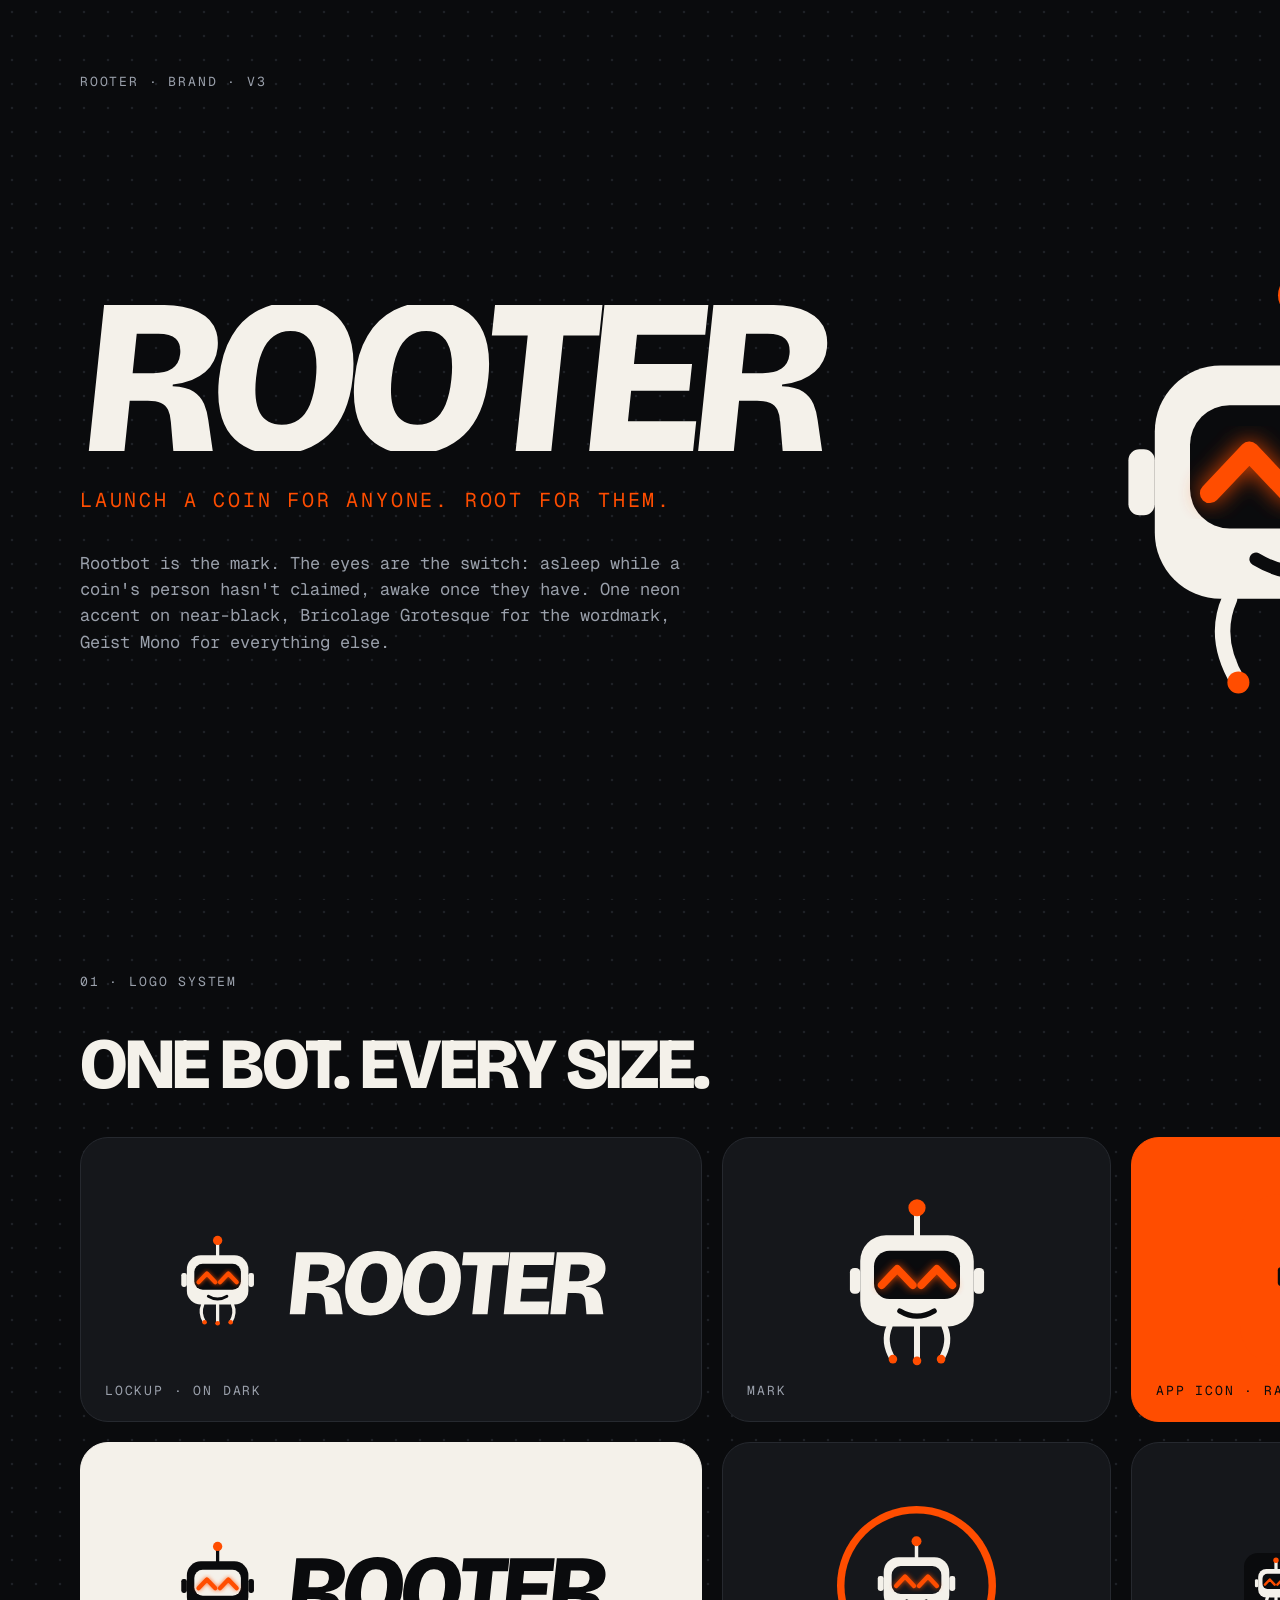
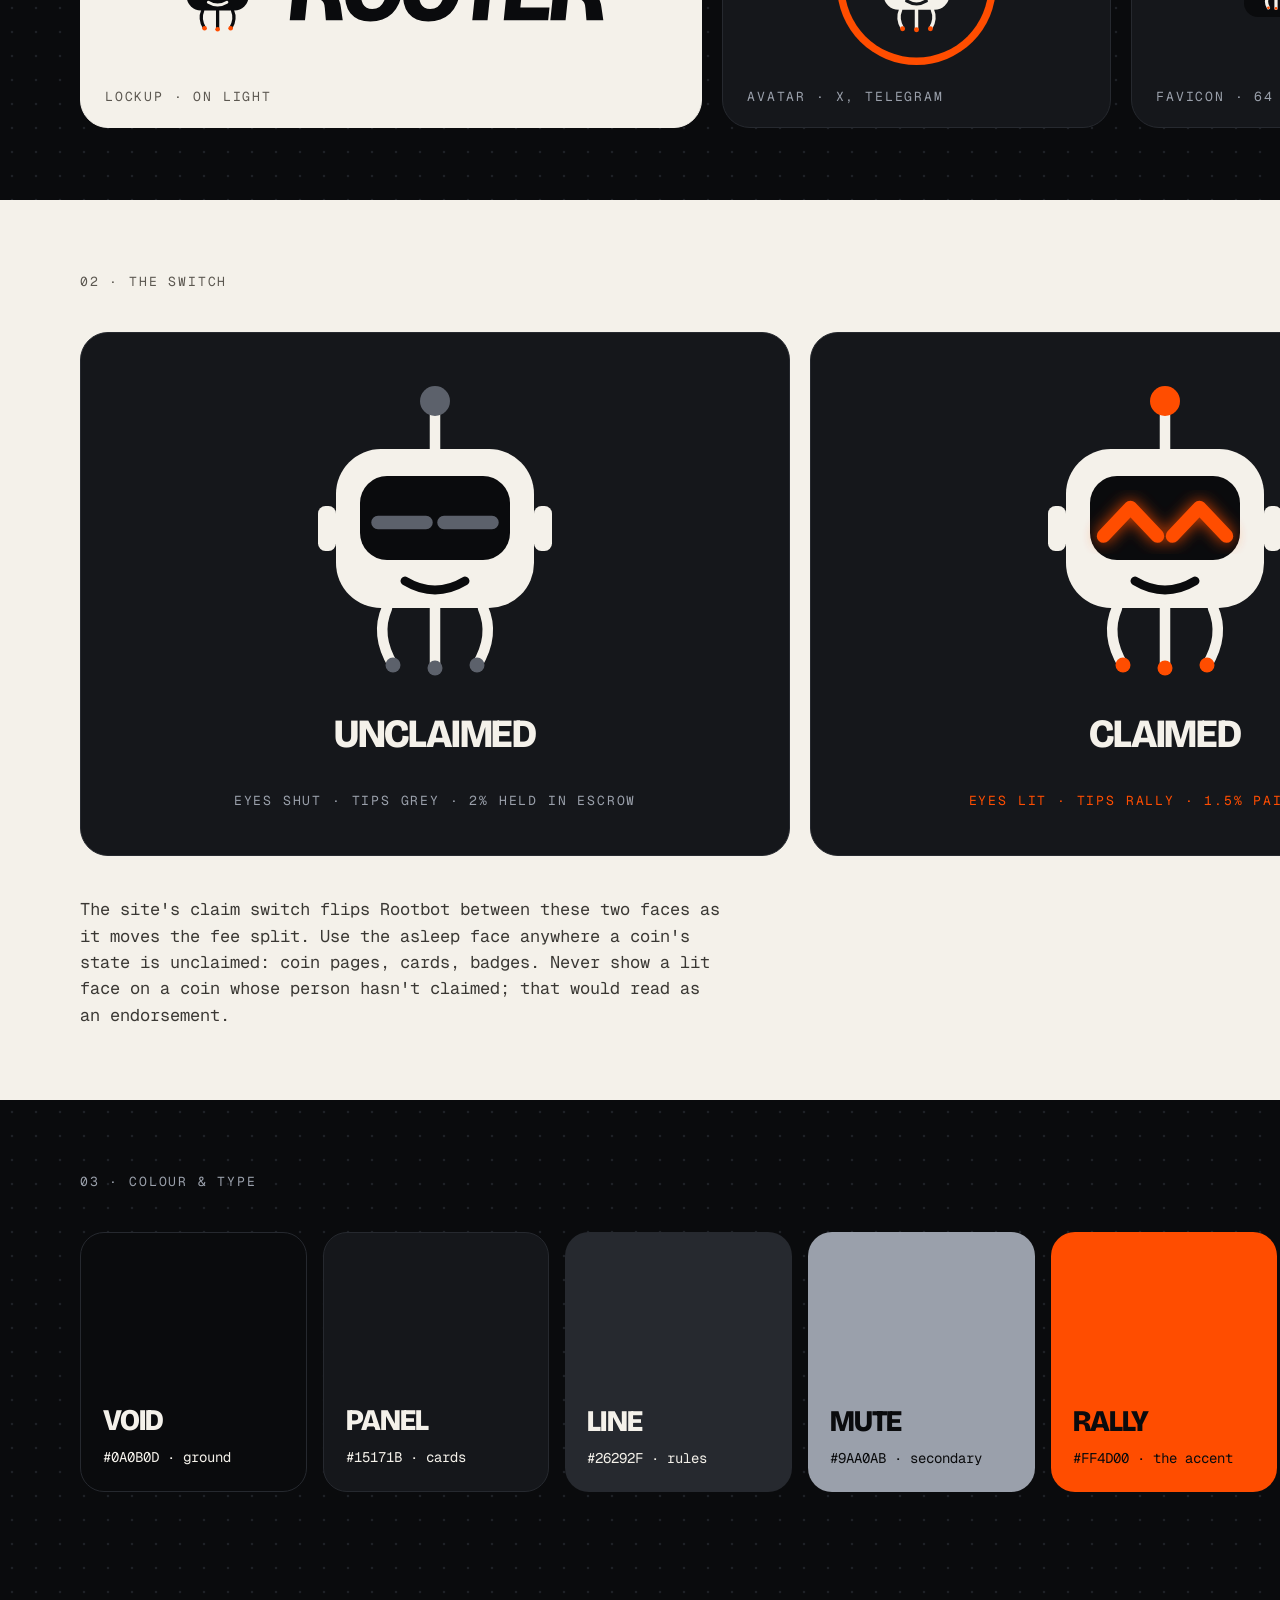
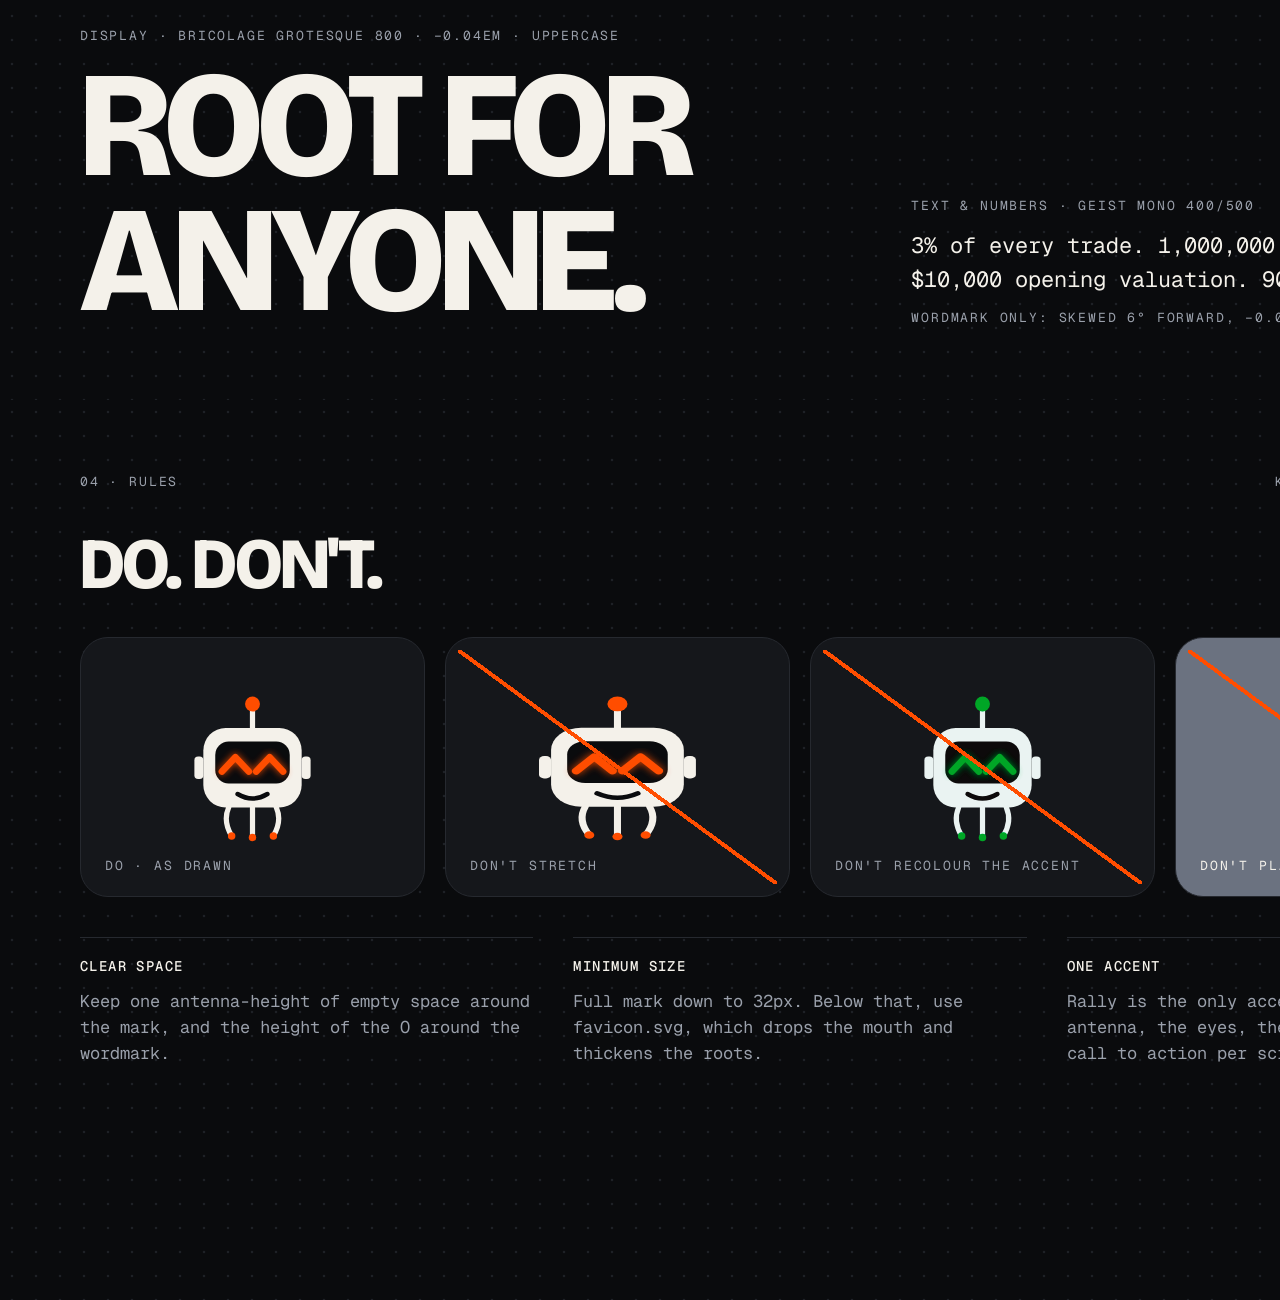
<file: brand/brand.html>
<!doctype html>
<meta charset="utf-8">
<title>Rooter Brand</title>
<link rel="stylesheet" href="fonts/fonts.css">
<style>
/* Rooter brand sheet. Each .page is one 1600x900 slide; render.js prints them to Rooter-Brand.pdf. */
@page{size:1600px 900px;margin:0}
:root{--void:#0A0B0D;--panel:#15171B;--line:#26292F;--dot:#1E2126;--bone:#F4F1EA;--mute:#9AA0AB;--dim:#5C616B;--rally:#FF4D00}
*{box-sizing:border-box}
html,body{margin:0;background:var(--void);color:var(--bone);font:400 17px/1.55 'Geist Mono',monospace;-webkit-print-color-adjust:exact;print-color-adjust:exact}
.page{width:1600px;height:900px;padding:72px 80px;position:relative;overflow:hidden;page-break-after:always;break-after:page;display:flex;flex-direction:column;gap:40px;background:var(--void);background-image:radial-gradient(var(--dot) 1.4px,transparent 1.6px);background-size:24px 24px}
.page.light{background:var(--bone);color:var(--void);background-image:none}
.top{display:flex;justify-content:space-between;font-size:13px;letter-spacing:.14em;text-transform:uppercase;color:var(--mute)}
.light .top{color:#5B5750}
h1,h2{font-family:'Bricolage Grotesque',sans-serif;font-weight:800;text-transform:uppercase;letter-spacing:-.04em;line-height:.9;margin:0}
h2{font-size:72px}
.lab{font-size:13px;letter-spacing:.14em;text-transform:uppercase;color:var(--mute)}
.hot{color:var(--rally)}
.grid{display:grid;gap:20px;flex:1;min-height:0}
.tile{border-radius:28px;background:var(--panel);border:1px solid var(--line);display:flex;flex-direction:column;align-items:center;justify-content:center;gap:18px;position:relative;padding:28px}
.tile .lab{position:absolute;left:24px;bottom:20px}
.tile.bone{background:var(--bone);border-color:var(--bone)}
.tile.bone .lab{color:#5B5750}
.tile.rally{background:var(--rally);border-color:var(--rally)}
.tile.rally .lab{color:var(--void)}
p{margin:0;max-width:38em;color:var(--mute)}
.light p{color:#3A3834}
.sw{border-radius:24px;display:flex;flex-direction:column;justify-content:flex-end;padding:22px;gap:4px;font-size:14px}
.sw b{font-family:'Bricolage Grotesque';font-weight:800;font-size:30px;text-transform:uppercase;letter-spacing:-.03em}
.rule{display:flex;flex-direction:column;gap:10px;padding-top:18px;border-top:1px solid var(--line)}
.rule b{font-size:14px;letter-spacing:.1em;text-transform:uppercase;font-weight:500}
.x{position:relative}
.x::after{content:'';position:absolute;inset:12px;background:linear-gradient(to top right,transparent calc(50% - 2px),var(--rally) calc(50% - 2px),var(--rally) calc(50% + 2px),transparent calc(50% + 2px))}
</style>

<!-- 1 · Cover -->
<section class="page">
  <div class="top"><span>Rooter · Brand · v3</span><span>Robinhood Chain · 4663</span></div>
  <div style="flex:1;display:flex;align-items:center;justify-content:space-between;gap:40px">
    <div style="display:flex;flex-direction:column;gap:34px">
      <img src="../site/assets/logo/wordmark-bone.svg" style="width:760px" alt="Rooter">
      <span class="lab hot" style="font-size:20px">Launch a coin for anyone. Root for them.</span>
      <p>Rootbot is the mark. The eyes are the switch: asleep while a coin's person hasn't claimed, awake once they have. One neon accent on near-black, Bricolage Grotesque for the wordmark, Geist Mono for everything else.</p>
    </div>
    <img src="../site/assets/logo/rootbot-on-dark.svg" style="width:440px;flex:none" alt="">
  </div>
</section>

<!-- 2 · Logo system -->
<section class="page">
  <div class="top"><span>01 · Logo system</span><span>site/assets/logo</span></div>
  <h2>One bot. Every size.</h2>
  <div class="grid" style="grid-template-columns:1.6fr 1fr 1fr;grid-template-rows:1fr 1fr">
    <div class="tile" style="grid-row:span 1"><img src="../site/assets/logo/lockup-on-dark.svg" style="width:78%" alt=""><span class="lab">Lockup · on dark</span></div>
    <div class="tile"><img src="../site/assets/logo/rootbot-on-dark.svg" style="width:52%" alt=""><span class="lab">Mark</span></div>
    <div class="tile rally"><img src="../site/assets/logo/app-icon-rally.svg" style="width:52%" alt=""><span class="lab">App icon · rally</span></div>
    <div class="tile bone"><img src="../site/assets/logo/lockup-on-light.svg" style="width:78%" alt=""><span class="lab">Lockup · on light</span></div>
    <div class="tile"><img src="../site/assets/logo/avatar.svg" style="width:48%" alt=""><span class="lab">Avatar · X, Telegram</span></div>
    <div class="tile"><div style="display:flex;align-items:flex-end;gap:26px"><img src="../site/assets/logo/favicon.svg" width="64" alt=""><img src="../site/assets/logo/favicon.svg" width="32" alt=""><img src="../site/assets/logo/favicon.svg" width="16" alt=""></div><span class="lab">Favicon · 64 / 32 / 16</span></div>
  </div>
</section>

<!-- 3 · The switch -->
<section class="page light">
  <div class="top"><span>02 · The switch</span><span>Claim state</span></div>
  <div style="flex:1;display:grid;grid-template-columns:1fr 1fr;gap:20px;color:var(--bone)">
    <div class="tile" style="gap:26px"><img src="../site/assets/logo/rootbot-asleep.svg" style="width:46%" alt=""><span style="font-family:'Bricolage Grotesque';font-weight:800;font-size:40px;text-transform:uppercase;letter-spacing:-.03em">Unclaimed</span><span class="lab" style="position:static">Eyes shut · tips grey · 2% held in escrow</span></div>
    <div class="tile" style="gap:26px"><img src="../site/assets/logo/rootbot-on-dark.svg" style="width:46%" alt=""><span style="font-family:'Bricolage Grotesque';font-weight:800;font-size:40px;text-transform:uppercase;letter-spacing:-.03em">Claimed</span><span class="lab hot" style="position:static">Eyes lit · tips rally · 1.5% paid direct</span></div>
  </div>
  <p>The site's claim switch flips Rootbot between these two faces as it moves the fee split. Use the asleep face anywhere a coin's state is unclaimed: coin pages, cards, badges. Never show a lit face on a coin whose person hasn't claimed; that would read as an endorsement.</p>
</section>

<!-- 4 · Colour and type -->
<section class="page">
  <div class="top"><span>03 · Colour &amp; type</span><span>One accent</span></div>
  <div style="display:grid;grid-template-columns:repeat(6,1fr);gap:16px;height:260px">
    <div class="sw" style="background:var(--void);border:1px solid var(--line)"><b>Void</b>#0A0B0D · ground</div>
    <div class="sw" style="background:var(--panel);border:1px solid var(--line)"><b>Panel</b>#15171B · cards</div>
    <div class="sw" style="background:var(--line)"><b>Line</b>#26292F · rules</div>
    <div class="sw" style="background:var(--mute);color:var(--void)"><b>Mute</b>#9AA0AB · secondary</div>
    <div class="sw" style="background:var(--rally);color:var(--void)"><b>Rally</b>#FF4D00 · the accent</div>
    <div class="sw" style="background:var(--bone);color:var(--void)"><b>Bone</b>#F4F1EA · type, light</div>
  </div>
  <div style="display:grid;grid-template-columns:1.3fr 1fr;gap:40px;flex:1;align-items:end">
    <div style="display:flex;flex-direction:column;gap:12px"><span class="lab">Display · Bricolage Grotesque 800 · −0.04em · uppercase</span><h1 style="font-size:150px">Root for<br>anyone.</h1></div>
    <div style="display:flex;flex-direction:column;gap:12px"><span class="lab">Text &amp; numbers · Geist Mono 400/500</span><p style="color:var(--bone);font-size:22px">3% of every trade. 1,000,000,000 fixed supply. $10,000 opening valuation. 90 days to claim.</p><span class="lab">Wordmark only: skewed 6° forward, −0.045em</span></div>
  </div>
</section>

<!-- 5 · Rules -->
<section class="page">
  <div class="top"><span>04 · Rules</span><span>Keep it loud, keep it one</span></div>
  <h2>Do. Don't.</h2>
  <div style="display:grid;grid-template-columns:repeat(4,1fr);gap:20px;height:260px">
    <div class="tile"><img src="../site/assets/logo/rootbot-on-dark.svg" style="width:52%" alt=""><span class="lab">Do · as drawn</span></div>
    <div class="tile x"><img src="../site/assets/logo/rootbot-on-dark.svg" style="width:52%;transform:scaleX(1.35)" alt=""><span class="lab">Don't stretch</span></div>
    <div class="tile x"><img src="../site/assets/logo/rootbot-on-dark.svg" style="width:52%;filter:hue-rotate(120deg)" alt=""><span class="lab">Don't recolour the accent</span></div>
    <div class="tile x" style="background:#6B7280"><img src="../site/assets/logo/rootbot-on-dark.svg" style="width:52%" alt=""><span class="lab" style="color:var(--bone)">Don't place on mid-tones</span></div>
  </div>
  <div style="display:grid;grid-template-columns:repeat(3,1fr);gap:40px">
    <div class="rule"><b>Clear space</b><p>Keep one antenna-height of empty space around the mark, and the height of the O around the wordmark.</p></div>
    <div class="rule"><b>Minimum size</b><p>Full mark down to 32px. Below that, use favicon.svg, which drops the mouth and thickens the roots.</p></div>
    <div class="rule"><b>One accent</b><p>Rally is the only accent. It marks the antenna, the eyes, the root tips, and one call to action per screen.</p></div>
  </div>
</section>
</file>
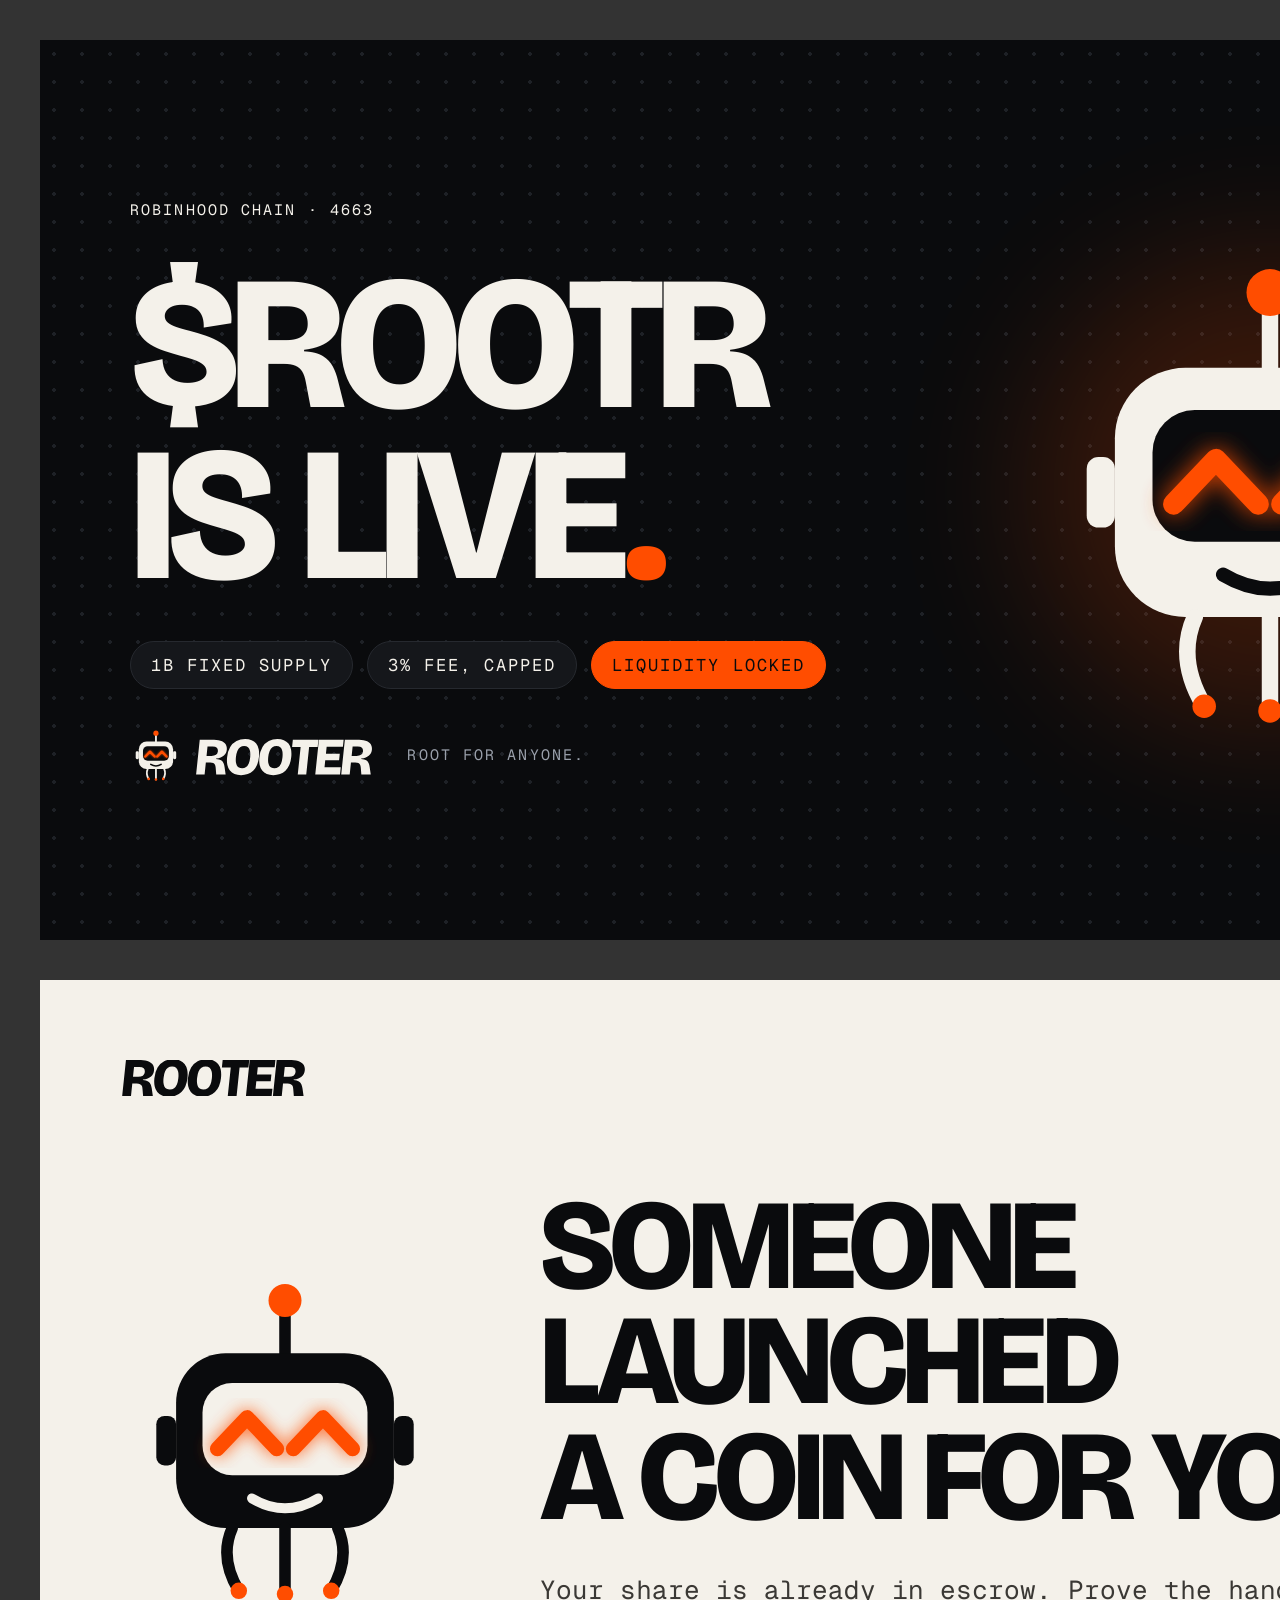
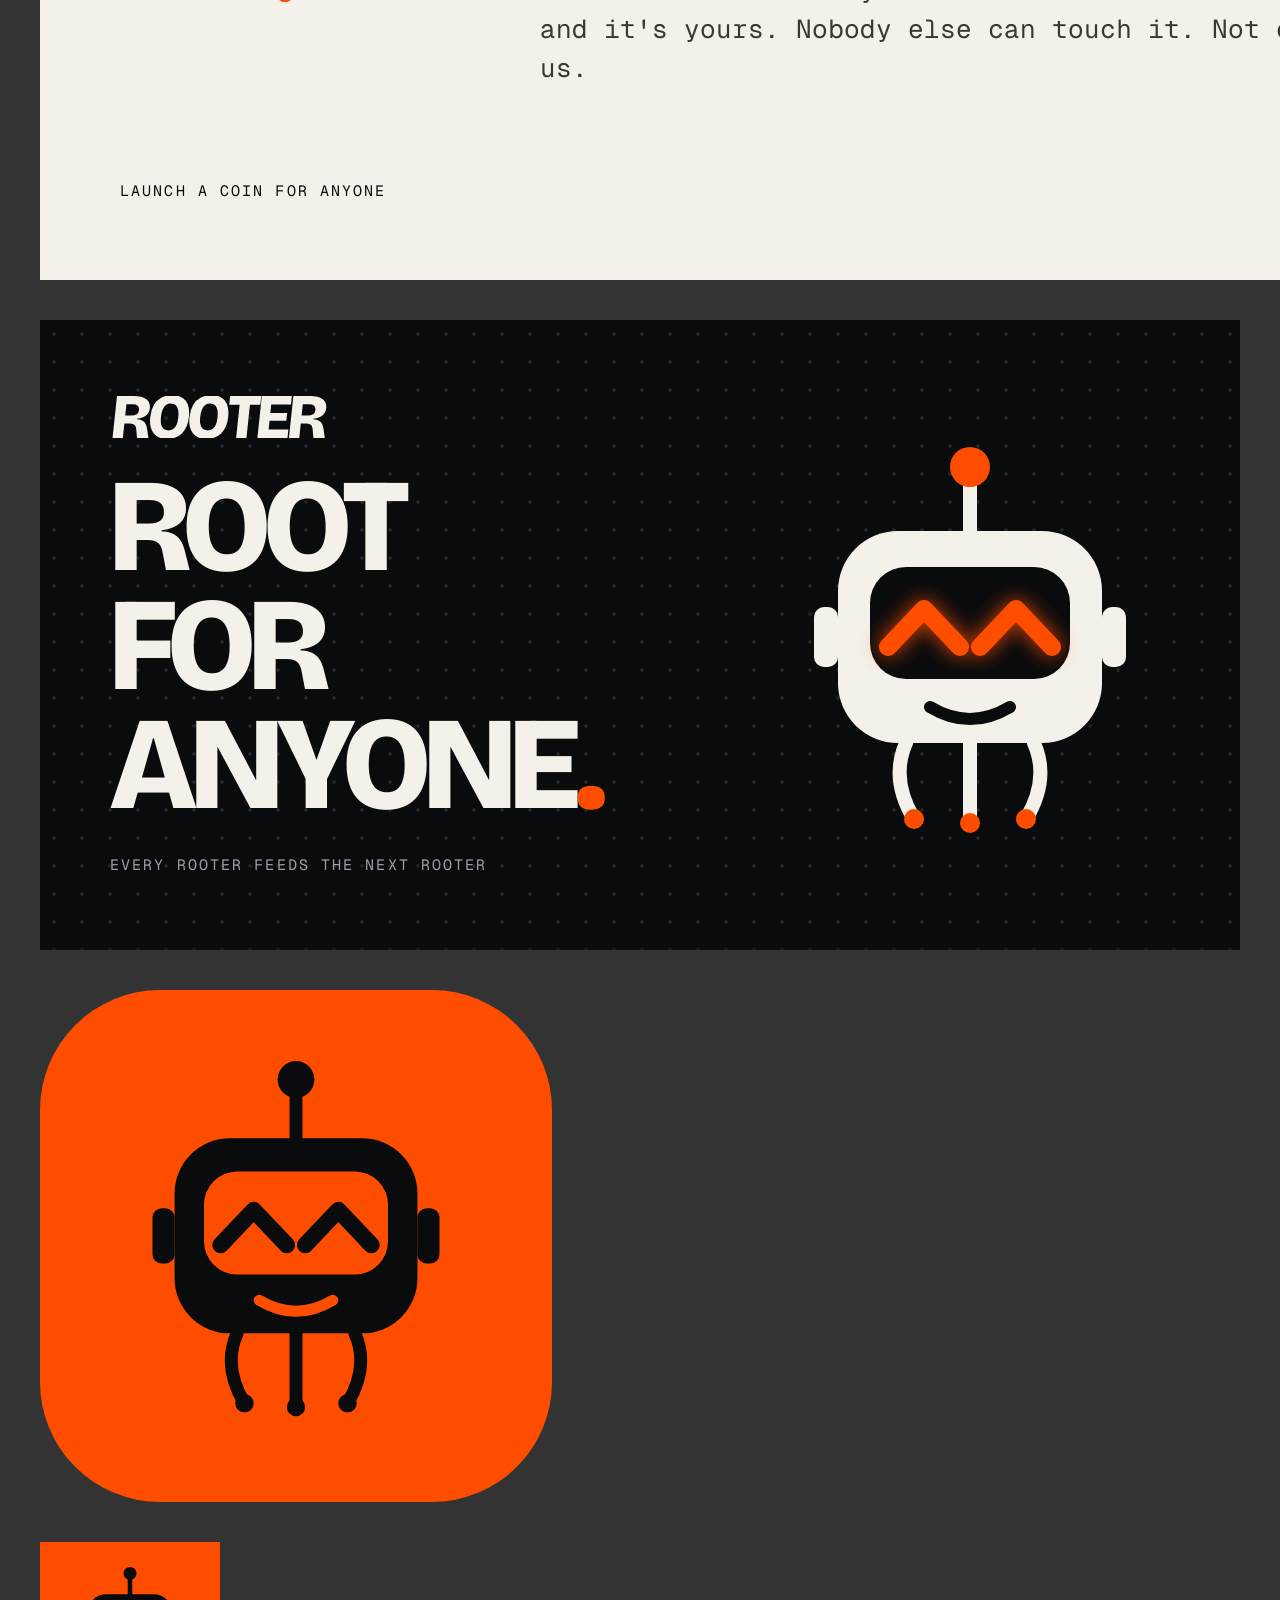
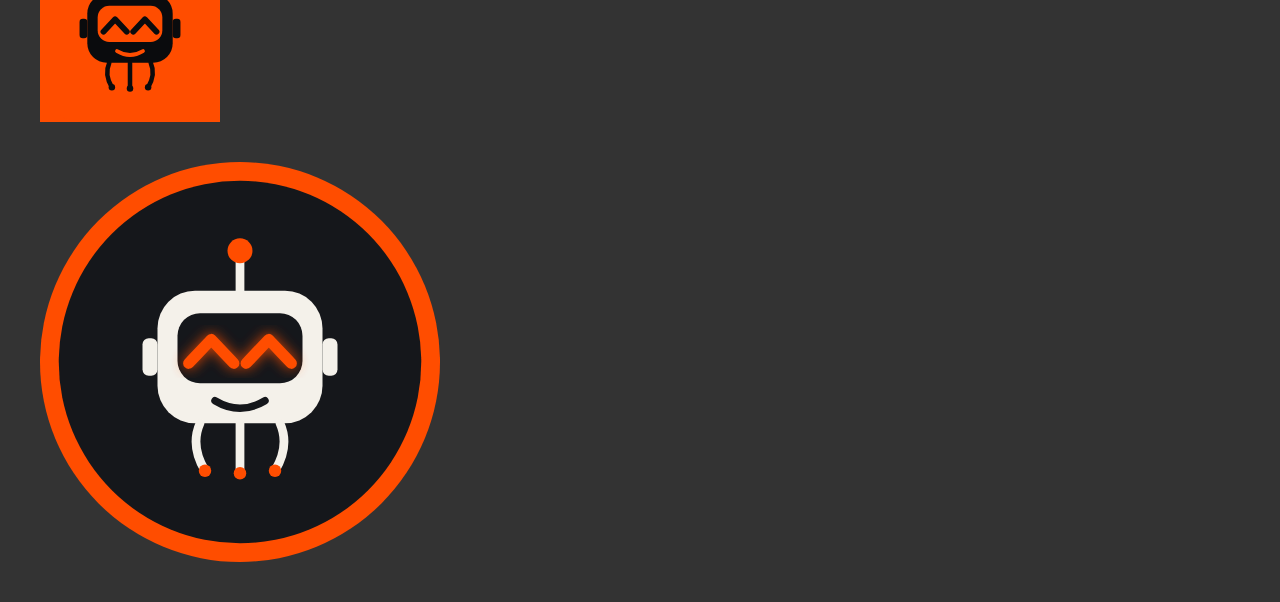
<file: brand/social.html>
<!doctype html>
<meta charset="utf-8">
<title>Rooter social artboards</title>
<link rel="stylesheet" href="fonts/fonts.css">
<style>
/* Export artboards. brand/render.js screenshots each .board by id. */
:root{--void:#0A0B0D;--panel:#15171B;--line:#26292F;--dot:#1E2126;--bone:#F4F1EA;--mute:#9AA0AB;--rally:#FF4D00}
body{margin:0;background:#333;display:flex;flex-direction:column;gap:40px;padding:40px;font-family:'Geist Mono',monospace}
.board{position:relative;overflow:hidden;box-sizing:border-box;flex:none}
.dark{background:var(--void);color:var(--bone);background-image:radial-gradient(var(--dot) 1.6px,transparent 1.8px);background-size:28px 28px}
.light{background:var(--bone);color:var(--void)}
.d{font-family:'Bricolage Grotesque',sans-serif;font-weight:800;text-transform:uppercase;letter-spacing:-.045em;line-height:.9;margin:0}
.wm{font-family:'Bricolage Grotesque',sans-serif;font-weight:800;text-transform:uppercase;letter-spacing:-.045em;display:inline-block;transform:skewX(-6deg)}
.lab{font-size:15px;letter-spacing:.14em;text-transform:uppercase}
.chip{display:inline-flex;padding:12px 20px;border-radius:999px;border:1px solid var(--line);background:var(--panel);font-size:17px;letter-spacing:.12em;text-transform:uppercase}
.chip.hot{background:var(--rally);border-color:var(--rally);color:var(--void)}
.lock{display:flex;align-items:center;gap:14px}
.lock img{height:52px}
</style>

<!-- 1600x900 · launch post -->
<section id="live" class="board dark" style="width:1600px;height:900px;padding:96px 90px;display:flex;align-items:center;justify-content:space-between">
  <div style="display:flex;flex-direction:column;gap:40px">
    <span class="lab">Robinhood Chain · 4663</span>
    <h1 class="d" style="font-size:190px">$ROOTR<br>is live<span style="color:var(--rally)">.</span></h1>
    <div style="display:flex;gap:14px"><span class="chip">1B fixed supply</span><span class="chip">3% fee, capped</span><span class="chip hot">Liquidity locked</span></div>
    <div class="lock"><img src="../site/assets/logo/lockup-on-dark.svg" alt="Rooter"><span class="lab" style="color:var(--mute);margin-left:18px">Root for anyone.</span></div>
  </div>
  <div style="position:relative;width:560px;height:560px;display:grid;place-items:center;flex:none">
    <div style="position:absolute;inset:40px;border-radius:50%;background:var(--rally);opacity:.18;filter:blur(70px)"></div>
    <img src="../site/assets/logo/rootbot-on-dark.svg" style="width:470px;position:relative" alt="">
  </div>
</section>

<!-- 1600x900 · claim post -->
<section id="claim" class="board light" style="width:1600px;height:900px;padding:80px;display:grid;grid-template-rows:auto 1fr auto">
  <div style="display:flex;justify-content:space-between;align-items:center"><img src="../site/assets/logo/wordmark-ink.svg" style="height:36px" alt="Rooter"><span class="lab">Claim your coin</span></div>
  <div style="display:flex;align-items:center;gap:90px">
    <img src="../site/assets/logo/rootbot-on-light.svg" style="width:330px;flex:none" alt="">
    <div style="display:flex;flex-direction:column;gap:36px">
      <h1 class="d" style="font-size:128px">Someone<br>launched<br>a coin for you<span style="color:var(--rally)">.</span></h1>
      <p style="margin:0;font-size:26px;line-height:1.5;color:#3A3834;max-width:32em">Your share is already in escrow. Prove the handle and it's yours. Nobody else can touch it. Not even us.</p>
    </div>
  </div>
  <div style="display:flex;justify-content:space-between" class="lab"><span>Launch a coin for anyone</span><span>Root for anyone.</span></div>
</section>

<!-- 1200x630 · link preview -->
<section id="og" class="board dark" style="width:1200px;height:630px;padding:70px;display:flex;align-items:center;justify-content:space-between">
  <div style="display:flex;flex-direction:column;gap:30px">
    <img src="../site/assets/logo/wordmark-bone.svg" style="height:42px;align-self:flex-start" alt="Rooter">
    <h1 class="d" style="font-size:132px">Root<br>for<br>anyone<span style="color:var(--rally)">.</span></h1>
    <span class="lab" style="color:var(--mute)">Every rooter feeds the next rooter</span>
  </div>
  <img src="../site/assets/logo/rootbot-on-dark.svg" style="width:400px;flex:none" alt="">
</section>

<!-- Square icon exports -->
<section id="icon" class="board" style="width:512px;height:512px;background:transparent"><img src="../site/assets/logo/app-icon-rally.svg" style="width:512px;height:512px;display:block" alt=""></section>
<section id="touch" class="board" style="width:180px;height:180px;background:#FF4D00"><img src="../site/assets/logo/app-icon-rally.svg" style="width:180px;height:180px;display:block" alt=""></section>
<section id="avatar" class="board" style="width:400px;height:400px;background:transparent"><img src="../site/assets/logo/avatar.svg" style="width:400px;height:400px;display:block" alt=""></section>
</file>
<file: brand/fonts/fonts.css>
/* Local copies of the brand faces, for exports that must not depend on the network. */
@font-face{font-family:'Bricolage Grotesque';font-weight:800;src:url(BricolageGrotesque-800.ttf) format('truetype')}
@font-face{font-family:'Geist Mono';font-weight:400;src:url(GeistMono-400.ttf) format('truetype')}
@font-face{font-family:'Geist Mono';font-weight:500;src:url(GeistMono-500.ttf) format('truetype')}
</file>
